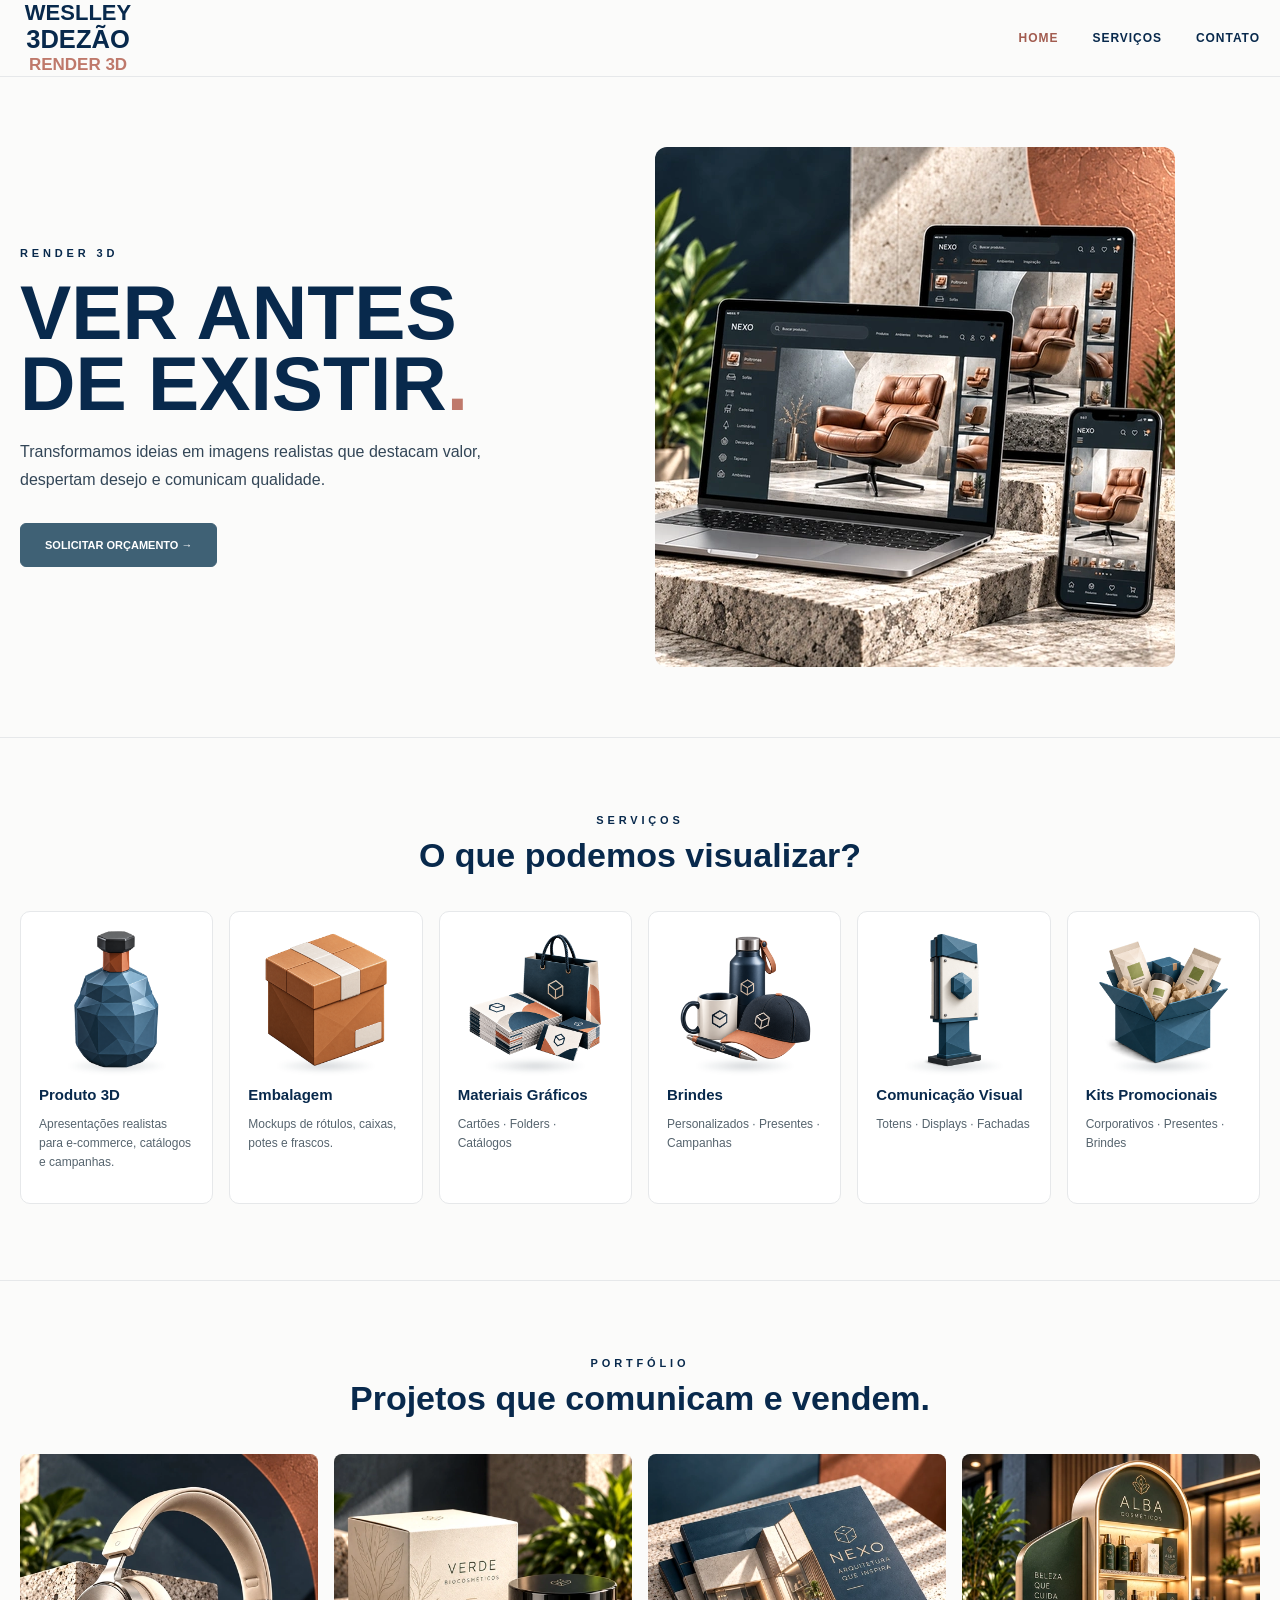
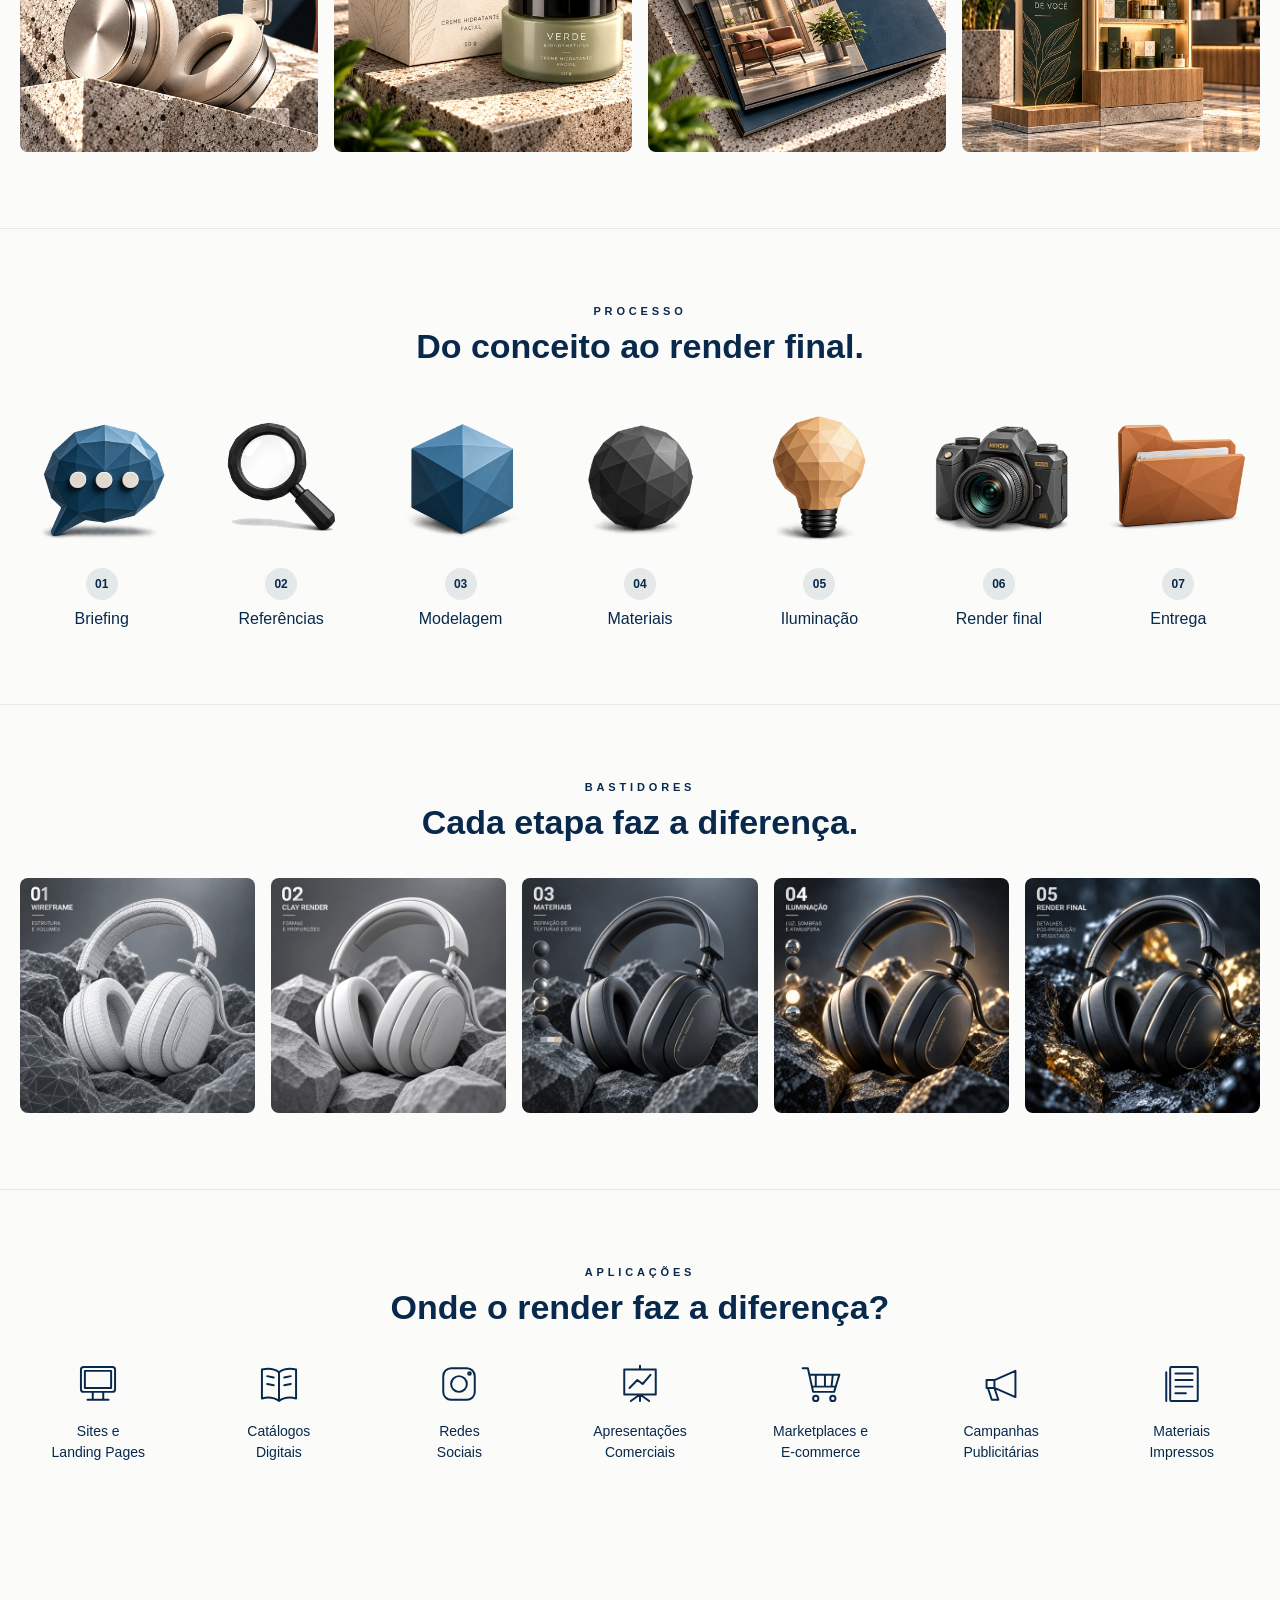
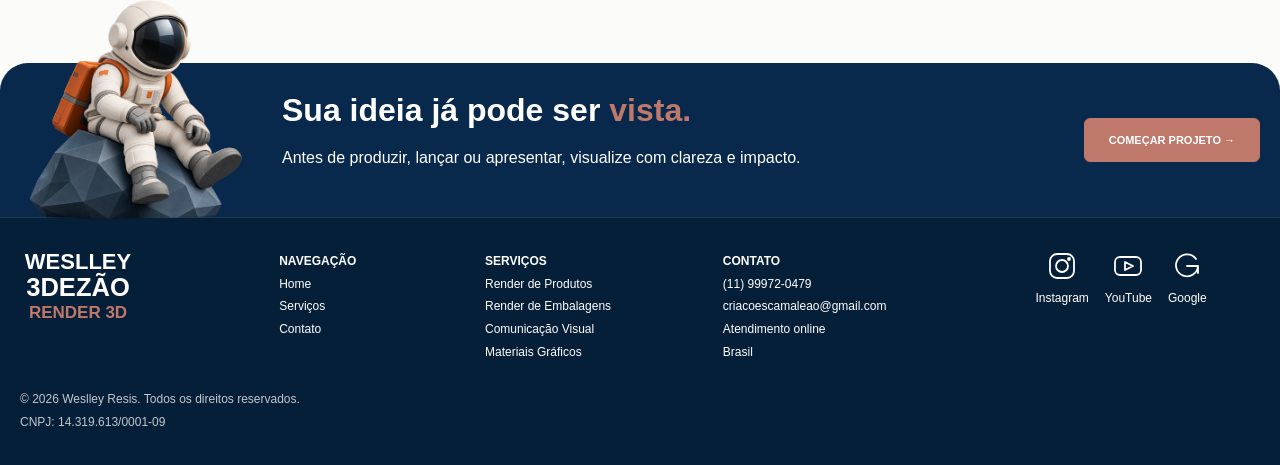
<file: index.html>
<!doctype html><html lang='pt-BR'><head><meta charset='utf-8'><meta name='viewport' content='width=device-width,initial-scale=1'><title>Weslley 3Dezão — Render 3D</title><meta name='description' content='Render 3D profissional para produtos, embalagens, comunicação visual, materiais promocionais e apresentações comerciais.'><link rel='stylesheet' href='styles.css?v=revisao-20261023'>
<link rel="canonical" href="https://weslleyre.github.io/weslley-3dezao-render-3d/">
<meta property="og:title" content="Weslley 3Dezão — Render 3D">
<meta property="og:description" content="Render 3D profissional para produtos, embalagens, comunicação visual, materiais promocionais e apresentações comerciais.">
<meta property="og:url" content="https://weslleyre.github.io/weslley-3dezao-render-3d/">
<meta property="og:type" content="website">
<meta property="og:site_name" content="Weslley 3Dezão — Render 3D">
<meta property="og:locale" content="pt_BR">
<meta property="og:image" content="https://weslleyre.github.io/weslley-3dezao-render-3d/assets/web/home-nexo-dispositivos-1040.webp">
<meta property="og:image:type" content="image/webp">
<meta property="og:image:width" content="1040">
<meta property="og:image:height" content="1040">
<meta property="og:image:alt" content="Render de poltrona apresentado em notebook, tablet e celular">
<meta name="twitter:card" content="summary_large_image">
<meta name="twitter:title" content="Weslley 3Dezão — Render 3D">
<meta name="twitter:description" content="Render 3D profissional para produtos, embalagens, comunicação visual, materiais promocionais e apresentações comerciais.">
<meta name="twitter:image" content="https://weslleyre.github.io/weslley-3dezao-render-3d/assets/web/home-nexo-dispositivos-1040.webp">
<meta name="twitter:image:alt" content="Render de poltrona apresentado em notebook, tablet e celular">
<link rel="stylesheet" href="backstage-lightbox.css?v=20261023">
</head><body>
<header class='header'><div class='container nav'><a class='brand' href='index.html'><span class='brand-name'>WESLLEY</span><span class='brand-name'>3DEZÃO</span><small>RENDER 3D</small></a><nav class='links'><a class='active' href='index.html'>HOME</a><a href='servicos.html'>SERVIÇOS</a><a href='contato.html'>CONTATO</a></nav></div></header>
<main><div class='container hero'><div><div class='eyebrow'>RENDER 3D</div><h1>VER ANTES<br>DE EXISTIR<span class='accent'>.</span></h1><p>Transformamos ideias em imagens realistas que destacam valor, despertam desejo e comunicam qualidade.</p><div class='buttons'><a class='btn primary' href='contato.html#orcamento'>SOLICITAR ORÇAMENTO →</a></div></div><div class='home-hero-image home-slideshow'><img src='assets/web/home-nexo-dispositivos-520.webp' width='1254' height='1254' fetchpriority='high' alt='Render de poltrona apresentado no site NEXO em notebook, tablet e celular' srcset="assets/web/home-nexo-dispositivos-520.webp 520w, assets/web/home-nexo-dispositivos-1040.webp 1040w" sizes="(max-width: 600px) calc(100vw - 28px), (max-width: 900px) 520px, (max-width: 1100px) 52vw, 520px"><img src='assets/web/home-acessorios-premium-520.webp' width='1254' height='1254' alt='Fones de ouvido, estojo e carregador portátil em composição de produtos' aria-hidden='true' srcset="assets/web/home-acessorios-premium-520.webp 520w, assets/web/home-acessorios-premium-1040.webp 1040w" sizes="(max-width: 600px) calc(100vw - 28px), (max-width: 900px) 520px, (max-width: 1100px) 52vw, 520px"></div></div>
<section id='categorias'><div class='container'><div class='section-head'><div class='eyebrow'>SERVIÇOS</div><h2>O que podemos visualizar?</h2></div><div class="grid cards-6"><div class="card"><button class="service-icon-trigger" type="button" aria-label="Sobre Produto 3D" data-service-tip="Visualização 3D de produtos para apresentar design, materiais e detalhes antes ou depois da fabricação."><img src="assets/web/categorias/produto-3d-512.webp" alt="" width="512" height="468" loading="lazy" decoding="async"></button><h3>Produto 3D</h3><p>Apresentações realistas para e-commerce, catálogos e campanhas.</p></div><div class="card"><button class="service-icon-trigger" type="button" aria-label="Sobre Embalagem" data-service-tip="Renders realistas de caixas, frascos, rótulos e embalagens para apresentação, aprovação e divulgação."><img src="assets/web/categorias/embalagem-3d-512.webp" alt="" width="512" height="506" loading="lazy" decoding="async"></button><h3>Embalagem</h3><p>Mockups de rótulos, caixas, potes e frascos.</p></div><div class="card"><button class="service-icon-trigger" type="button" aria-label="Sobre Materiais Gráficos" data-service-tip="Visualização 3D de cartões, folders, catálogos e impressos para apresentar acabamento, formato e aplicação."><img src="assets/web/especialidades/materiais-graficos.webp" alt="" width="512" height="512" loading="lazy" decoding="async"></button><h3>Materiais Gráficos</h3><p>Cartões · Folders · Catálogos</p></div><div class="card"><button class="service-icon-trigger" type="button" aria-label="Sobre Brindes" data-service-tip="Renders de brindes personalizados para visualizar produtos, personalizações e conjuntos promocionais antes da produção."><img src="assets/web/especialidades/brindes.webp" alt="" width="512" height="512" loading="lazy" decoding="async"></button><h3>Brindes</h3><p>Personalizados · Presentes · Campanhas</p></div><div class="card"><button class="service-icon-trigger" type="button" aria-label="Sobre Comunicação Visual" data-service-tip="Simulação 3D de fachadas, totens, displays e sinalização para visualizar sua aplicação no ambiente."><img src="assets/web/especialidades/comunicacao-visual.webp" alt="" width="512" height="512" loading="lazy" decoding="async"></button><h3>Comunicação Visual</h3><p>Totens · Displays · Fachadas</p></div><div class="card"><button class="service-icon-trigger" type="button" aria-label="Sobre Kits Promocionais" data-service-tip="Renders de kits e conjuntos de produtos para campanhas, presentes corporativos e ações promocionais."><img src="assets/web/especialidades/kits-promocionais.webp" alt="" width="512" height="512" loading="lazy" decoding="async"></button><h3>Kits Promocionais</h3><p>Corporativos · Presentes · Brindes</p></div></div></div></section>
<section id='portfolio'><div class='container'><div class='section-head'><div class='eyebrow'>PORTFÓLIO</div><h2>Projetos que comunicam e vendem.</h2></div><div class='grid cards-4 portfolio-gallery'><div class="portfolio-slideshow"><img src="assets/web/portfolio/projeto-1-1.webp" width="512" height="512" alt="Fones premium em pedras de terrazzo" class="is-active" aria-hidden="false" loading="lazy" decoding="async"><img src="assets/web/portfolio/projeto-1-2.webp" width="512" height="512" alt="Máquina Brezzo com Espresso Perfeito" class="" aria-hidden="true" loading="lazy" decoding="async"><img src="assets/web/portfolio/projeto-1-3.webp" width="512" height="512" alt="Pote de Mel Silvestre NATU MEL" class="" aria-hidden="true" loading="lazy" decoding="async"></div><div class="portfolio-slideshow"><img src="assets/web/portfolio/projeto-2-1.webp" width="512" height="512" alt="Cosméticos Verdes em Luz Natural" class="is-active" aria-hidden="false" loading="lazy" decoding="async"><img src="assets/web/portfolio/projeto-2-2.webp" width="512" height="512" alt="Sérum Alba em Cenário Natural Luxuoso" class="" aria-hidden="true" loading="lazy" decoding="async"><img src="assets/web/portfolio/projeto-2-3.webp" width="512" height="512" alt="Caixa Premium com Cosméticos e Marca Dourada" class="" aria-hidden="true" loading="lazy" decoding="async"></div><div class="portfolio-slideshow"><img src="assets/web/portfolio/projeto-3-1.webp" width="512" height="512" alt="Brochura Nexo em Arquitetura Premium" class="is-active" aria-hidden="false" loading="lazy" decoding="async"><img src="assets/web/portfolio/projeto-3-2.webp" width="512" height="512" alt="Catálogo NEXO sobre pedra ao sol" class="" aria-hidden="true" loading="lazy" decoding="async"><img src="assets/web/portfolio/projeto-3-3.webp" width="512" height="512" alt="Cartões de Visita Nexo em Azul Marinho e Cobre" class="" aria-hidden="true" loading="lazy" decoding="async"></div><div class="portfolio-slideshow"><img src="assets/web/portfolio/projeto-4-1.webp" width="512" height="512" alt="Expositor premium Alba Cosméticos" class="is-active" aria-hidden="false" loading="lazy" decoding="async"><img src="assets/web/portfolio/projeto-4-2.webp" width="512" height="512" alt="Placa Circular Nexo Studio Iluminada" class="" aria-hidden="true" loading="lazy" decoding="async"><img src="assets/web/portfolio/projeto-4-3.webp" width="512" height="512" alt="Kit Corporativo Luxo em Preto e Cobre" class="" aria-hidden="true" loading="lazy" decoding="async"></div></div></div></section>
<section id='processo'><div class='container'><div class='section-head'><div class='eyebrow'>PROCESSO</div><h2>Do conceito ao render final.</h2></div><div class='grid process'>
<div class='step'><button class="process-tip-trigger" type="button" aria-label="Sobre Briefing" data-service-tip="Tudo começa com a compreensão do seu projeto. Reunimos informações sobre o produto, seus objetivos, público-alvo, identidade visual e expectativas. Essa etapa estabelece as diretrizes criativas e técnicas que orientarão toda a produção 3D."><img class='process-icon' src='assets/web/processo/briefing.webp' alt='' width='512' height='512' loading="lazy" decoding="async"></button><div class='circle'>01</div>Briefing</div><div class='step'><button class="process-tip-trigger" type="button" aria-label="Sobre Referências" data-service-tip="Pesquisamos e organizamos referências visuais, fotografias, medidas, materiais, cores e estilos relacionados ao projeto. Esse conjunto orienta as decisões estéticas e ajuda a definir uma representação coerente com o produto e sua proposta de comunicação."><img class='process-icon' src='assets/web/processo/referencias.webp' alt='' width='512' height='512' loading="lazy" decoding="async"></button><div class='circle'>02</div>Referências</div><div class='step'><button class="process-tip-trigger" type="button" aria-label="Sobre Modelagem" data-service-tip="Transformamos desenhos, fotografias ou especificações em objetos tridimensionais. Construímos formas, volumes, proporções e detalhes, respeitando as características físicas do produto para criar uma representação precisa e preparada para a visualização final."><img class='process-icon' src='assets/web/processo/modelagem.webp' alt='' width='512' height='512' loading="lazy" decoding="async"></button><div class='circle'>03</div>Modelagem</div><div class='step'><button class="process-tip-trigger" type="button" aria-label="Sobre Materiais" data-service-tip="Aplicamos cores, texturas e propriedades que reproduzem o comportamento visual de superfícies como metal, plástico, vidro, madeira e tecido. Ajustamos reflexos, rugosidade, transparência e acabamentos para transmitir realismo e valorizar cada detalhe."><img class='process-icon' src='assets/web/processo/materiais.webp' alt='' width='512' height='512' loading="lazy" decoding="async"></button><div class='circle'>04</div>Materiais</div><div class='step'><button class="process-tip-trigger" type="button" aria-label="Sobre Iluminação" data-service-tip="Planejamos a distribuição das luzes para destacar formas, materiais, volumes e detalhes importantes. Trabalhamos sombras, contrastes, reflexos e atmosfera para criar profundidade, estabelecer a intenção visual da cena e apresentar o produto de maneira atraente."><img class='process-icon' src='assets/web/processo/iluminacao.webp' alt='' width='512' height='512' loading="lazy" decoding="async"></button><div class='circle'>05</div>Iluminação</div><div class='step'><button class="process-tip-trigger" type="button" aria-label="Sobre Render final" data-service-tip="Processamos a cena tridimensional para gerar a imagem final em alta qualidade. Refinamos enquadramento, composição, iluminação e acabamento visual, buscando uma apresentação fotorealista que valorize o produto e comunique suas características com clareza."><img class='process-icon' src='assets/web/processo/render-final.webp' alt='' width='512' height='512' loading="lazy" decoding="async"></button><div class='circle'>06</div>Render final</div><div class='step'><button class="process-tip-trigger" type="button" aria-label="Sobre Entrega" data-service-tip="Organizamos e disponibilizamos os arquivos finais conforme as especificações combinadas, considerando resolução, formato e finalidade de uso. O material é preparado para aplicação em sites, catálogos, apresentações, publicidade e outras mídias digitais ou impressas."><img class='process-icon' src='assets/web/processo/entrega.webp' alt='' width='512' height='512' loading="lazy" decoding="async"></button><div class='circle'>07</div>Entrega</div></div></div></section>
<section><div class='container'><div class='section-head'><div class='eyebrow'>BASTIDORES</div><h2>Cada etapa faz a diferença.</h2></div><div class='grid gallery backstage-gallery'><a class='backstage-image' href='assets/bastidores/wireframe.png' target='_blank' rel='noopener' aria-label='Ampliar Wireframe: estrutura e volumes'><img src='assets/web/bastidores/wireframe.webp' alt='Wireframe: estrutura e volumes' width='512' height='512' loading="lazy" decoding="async"></a><a class='backstage-image' href='assets/bastidores/clay.png' target='_blank' rel='noopener' aria-label='Ampliar Clay Render: formas e proporções'><img src='assets/web/bastidores/clay.webp' alt='Clay Render: formas e proporções' width='512' height='512' loading="lazy" decoding="async"></a><a class='backstage-image' href='assets/bastidores/materiais.png' target='_blank' rel='noopener' aria-label='Ampliar Materiais: texturas e cores'><img src='assets/web/bastidores/materiais.webp' alt='Materiais: texturas e cores' width='512' height='512' loading="lazy" decoding="async"></a><a class='backstage-image' href='assets/bastidores/iluminacao.png' target='_blank' rel='noopener' aria-label='Ampliar Iluminação: luz, sombras e atmosfera'><img src='assets/web/bastidores/iluminacao.webp' alt='Iluminação: luz, sombras e atmosfera' width='512' height='512' loading="lazy" decoding="async"></a><a class='backstage-image' href='assets/bastidores/render-final.png' target='_blank' rel='noopener' aria-label='Ampliar Render final: detalhes, pós-produção e resultado'><img src='assets/web/bastidores/render-final.webp' alt='Render final: detalhes, pós-produção e resultado' width='512' height='512' loading="lazy" decoding="async"></a></div></div></section>
<section><div class='container'><div class='section-head'><div class='eyebrow'>APLICAÇÕES</div><h2>Onde o render faz a diferença?</h2></div><div class='grid applications'><div class='application-item'><svg class='application-icon' viewBox='0 0 32 32' fill='none' stroke='currentColor' stroke-width='1.5' stroke-linecap='round' stroke-linejoin='round' aria-hidden='true'><rect x="3" y="3" width="26" height="19" rx="2"/><path d="M12 22v5m8-5v5M8 28h16M6 6h20v13H6z"/></svg><span>Sites e<br>Landing Pages</span></div><div class='application-item'><svg class='application-icon' viewBox='0 0 32 32' fill='none' stroke='currentColor' stroke-width='1.5' stroke-linecap='round' stroke-linejoin='round' aria-hidden='true'><path d="M16 7C12 4 7 4 3 5v22c4-1 9-1 13 2 4-3 9-3 13-2V5c-4-1-9-1-13 2v22M7 10l5 1m-5 5 5 1m8-6 5-1m-5 7 5-1"/></svg><span>Catálogos<br>Digitais</span></div><div class='application-item'><svg class='application-icon' viewBox='0 0 32 32' fill='none' stroke='currentColor' stroke-width='1.5' stroke-linecap='round' stroke-linejoin='round' aria-hidden='true'><rect x="4" y="4" width="24" height="24" rx="6"/><circle cx="16" cy="16" r="6"/><circle cx="24" cy="8" r="1"/></svg><span>Redes<br>Sociais</span></div><div class='application-item'><svg class='application-icon' viewBox='0 0 32 32' fill='none' stroke='currentColor' stroke-width='1.5' stroke-linecap='round' stroke-linejoin='round' aria-hidden='true'><path d="M4 5h24v19H4zM16 2v3m0 19v5m0-5-7 5m7-5 7 5M8 19l6-6 4 3 6-7"/></svg><span>Apresentações<br>Comerciais</span></div><div class='application-item'><svg class='application-icon' viewBox='0 0 32 32' fill='none' stroke='currentColor' stroke-width='1.5' stroke-linecap='round' stroke-linejoin='round' aria-hidden='true'><path d="M2 4h4l4 18h16l4-13H8M12 9v9m7-9v9m6-9-1 9M10 18h17"/><circle cx="12" cy="27" r="2"/><circle cx="25" cy="27" r="2"/></svg><span>Marketplaces e<br>E-commerce</span></div><div class='application-item'><svg class='application-icon' viewBox='0 0 32 32' fill='none' stroke='currentColor' stroke-width='1.5' stroke-linecap='round' stroke-linejoin='round' aria-hidden='true'><path d="M5 13h6l16-7v20l-16-7H5zM11 19l3 9H9l-3-9m5-6v6"/></svg><span>Campanhas<br>Publicitárias</span></div><div class='application-item'><svg class='application-icon' viewBox='0 0 32 32' fill='none' stroke='currentColor' stroke-width='1.5' stroke-linecap='round' stroke-linejoin='round' aria-hidden='true'><rect x="7" y="3" width="21" height="26" rx="1"/><path d="M4 7v22M11 8h13m-13 5h13m-13 5h13m-13 5h8"/></svg><span>Materiais<br>Impressos</span></div></div></div></section>
<section class='footer-callout'><div class='container'><div class='cta'><img class='footer-character' src='assets/web/personagem-rodape.webp' alt='' width='512' height='493' loading="lazy" decoding="async"><div class='footer-messages'><div class='footer-message is-active'><h2>Sua ideia já pode ser <span class='accent'>vista.</span></h2><p>Antes de produzir, lançar ou apresentar, visualize com clareza e impacto.</p></div><div class='footer-message' aria-hidden='true'><h2>Do conceito ao render <span class='accent'>final.</span></h2><p>Transformamos ideias em imagens que comunicam, apresentam e valorizam seu projeto.</p></div><div class='footer-message' aria-hidden='true'><h2>Veja antes de <span class='accent'>produzir.</span></h2><p>Antecipe decisões, explore possibilidades e apresente seu projeto com clareza.</p></div><div class='footer-message' aria-hidden='true'><h2>Ideias ganham forma <span class='accent'>aqui.</span></h2><p>Do primeiro conceito à apresentação final, transformamos projetos em experiências visuais.</p></div><div class='footer-message' aria-hidden='true'><h2>Imagine. Visualize. <span class='accent'>Apresente.</span></h2><p>Criamos imagens 3D para transformar conceitos em apresentações claras e impactantes.</p></div><div class='footer-message' aria-hidden='true'><h2>Seu projeto começa a existir antes de ser <span class='accent'>produzido.</span></h2><p>Visualize cada detalhe e apresente sua ideia antes de levá-la ao mundo real.</p></div></div><a class='btn' style='background:var(--accent);border-color:var(--accent)' href='contato.html#orcamento'>COMEÇAR PROJETO →</a></div></div></section></main>
<footer class='footer'><div class='container footer-grid'><div class='brand'><span class='brand-name'>WESLLEY</span><span class='brand-name'>3DEZÃO</span><small>RENDER 3D</small></div><div><b>NAVEGAÇÃO</b><br><a href='index.html'>Home</a><br><a href='servicos.html'>Serviços</a><br><a href='contato.html'>Contato</a></div><div><b>SERVIÇOS</b><br><a href='servicos.html#render-produtos'>Render de Produtos</a><br><a href='servicos.html#render-embalagens'>Render de Embalagens</a><br><a href='servicos.html#render-comunicacao'>Comunicação Visual</a><br><a href='servicos.html#render-graficos'>Materiais Gráficos</a></div><div><b>CONTATO</b><br><a href='https://wa.me/5511999720479'>(11) 99972-0479</a><br><a href='mailto:criacoescamaleao@gmail.com'>criacoescamaleao@gmail.com</a><br>Atendimento online<br>Brasil</div><div class="footer-social" aria-label="Redes sociais"><a href="https://www.instagram.com/weslley_3dezao" target="_blank" rel="noopener noreferrer"><svg viewBox="0 0 32 32" aria-hidden="true"><rect x="4" y="4" width="24" height="24" rx="7"/><circle cx="16" cy="16" r="6"/><circle cx="23" cy="9" r="1"/></svg><span>Instagram</span></a><a href="https://www.youtube.com/user/wesagnus" target="_blank" rel="noopener noreferrer"><svg viewBox="0 0 32 32" aria-hidden="true"><rect x="3" y="7" width="26" height="18" rx="5"/><path d="m13 12 8 4-8 4z"/></svg><span>YouTube</span></a><a href="https://share.google/EpX15LR1AEANfQe2D" target="_blank" rel="noopener noreferrer"><svg viewBox="0 0 32 32" aria-hidden="true"><path d="M25 9a11 11 0 1 0 2 7H16m11 0v7"/></svg><span>Google</span></a></div></div><p class='container footer-copyright'>© 2026 Weslley Resis. Todos os direitos reservados.<br>CNPJ: 14.319.613/0001-09</p></footer><script src='common.js?v=processo-20261023'></script><script src='home-slideshow.js?v=20261002'></script><script src='portfolio-slideshow.js?v=tempos-20261002'></script><script src='footer-messages.js?v=20261002'></script><dialog class="sample-dialog backstage-lightbox" aria-label="Galeria Bastidores" aria-describedby="backstage-caption">
  <button type="button" class="backstage-close" aria-label="Fechar galeria" autofocus>×</button>
  <button type="button" class="backstage-prev" aria-label="Imagem anterior">‹</button>
  <figure class="backstage-stage"><img class="backstage-full" alt=""><figcaption id="backstage-caption" aria-live="polite" aria-atomic="true"></figcaption></figure>
  <button type="button" class="backstage-next" aria-label="Próxima imagem">›</button>
</dialog><script src="backstage-lightbox.js?v=20261023"></script></body></html>
</file>
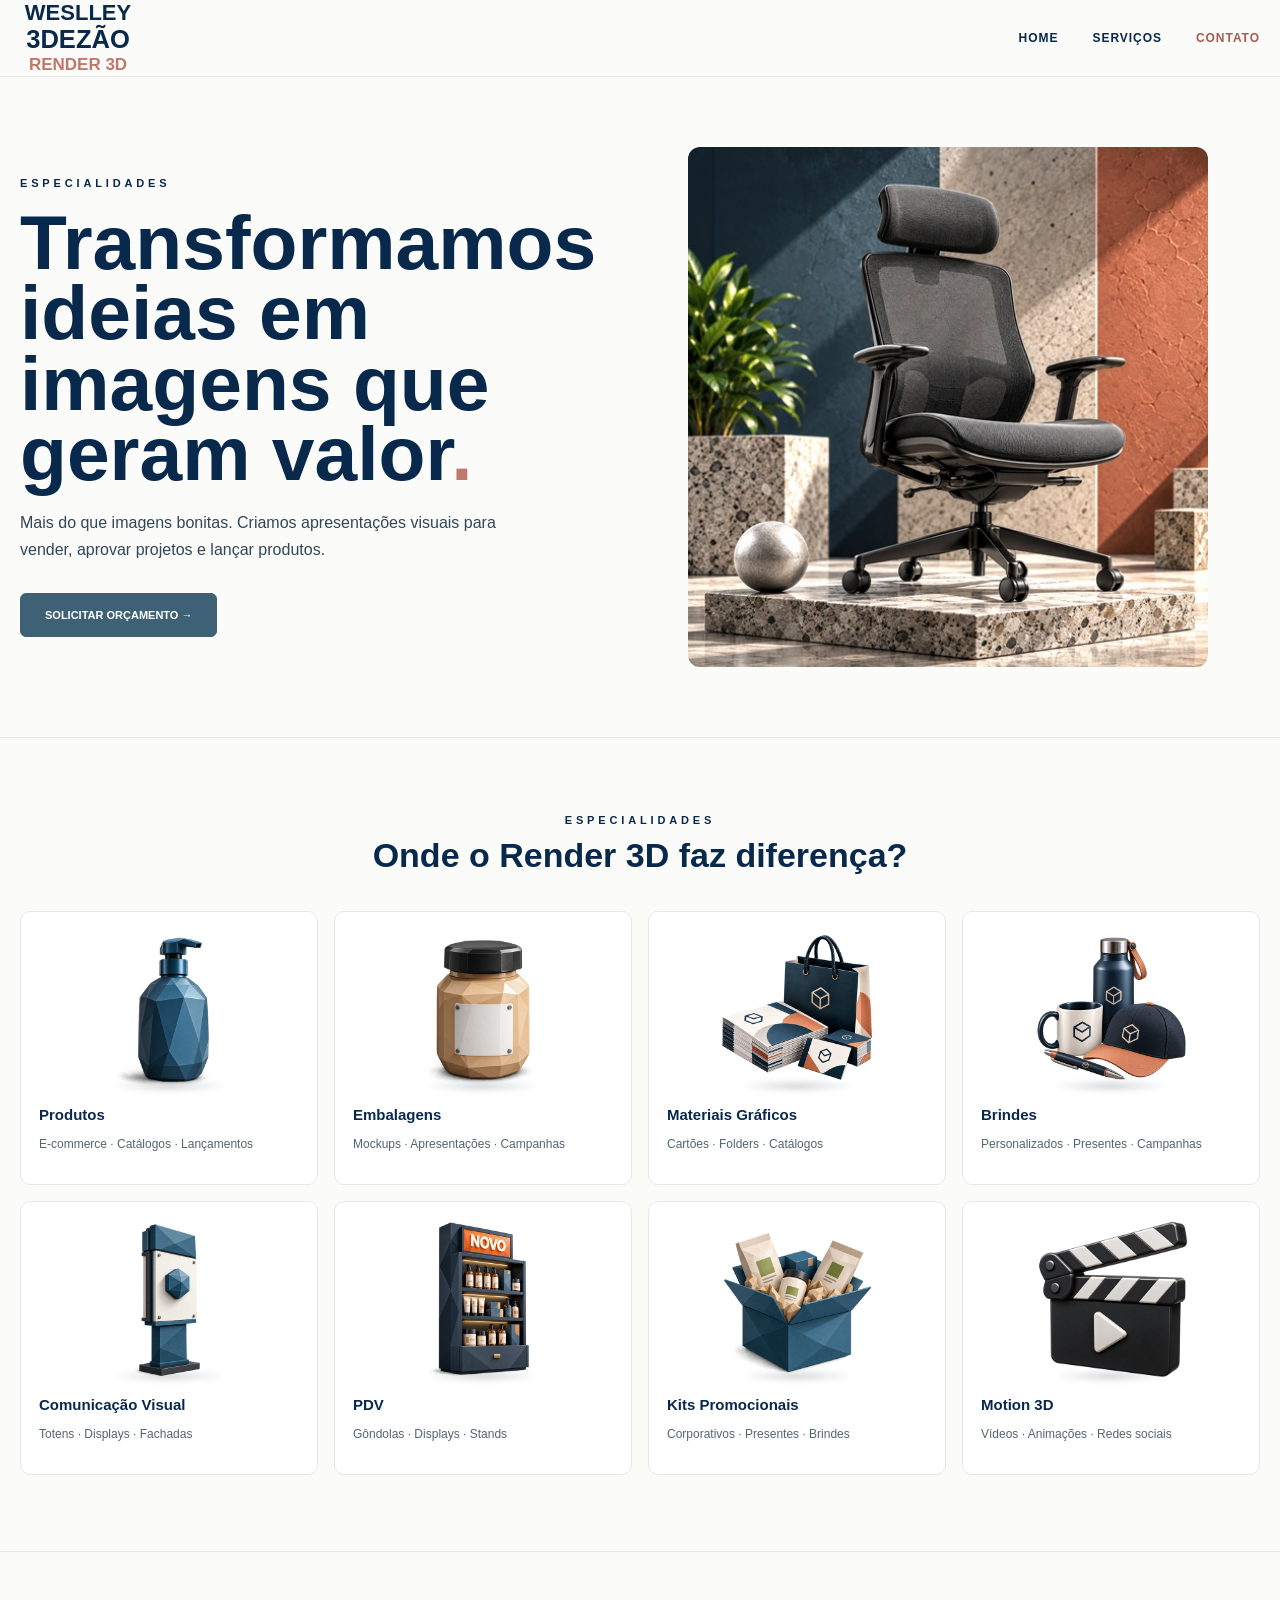
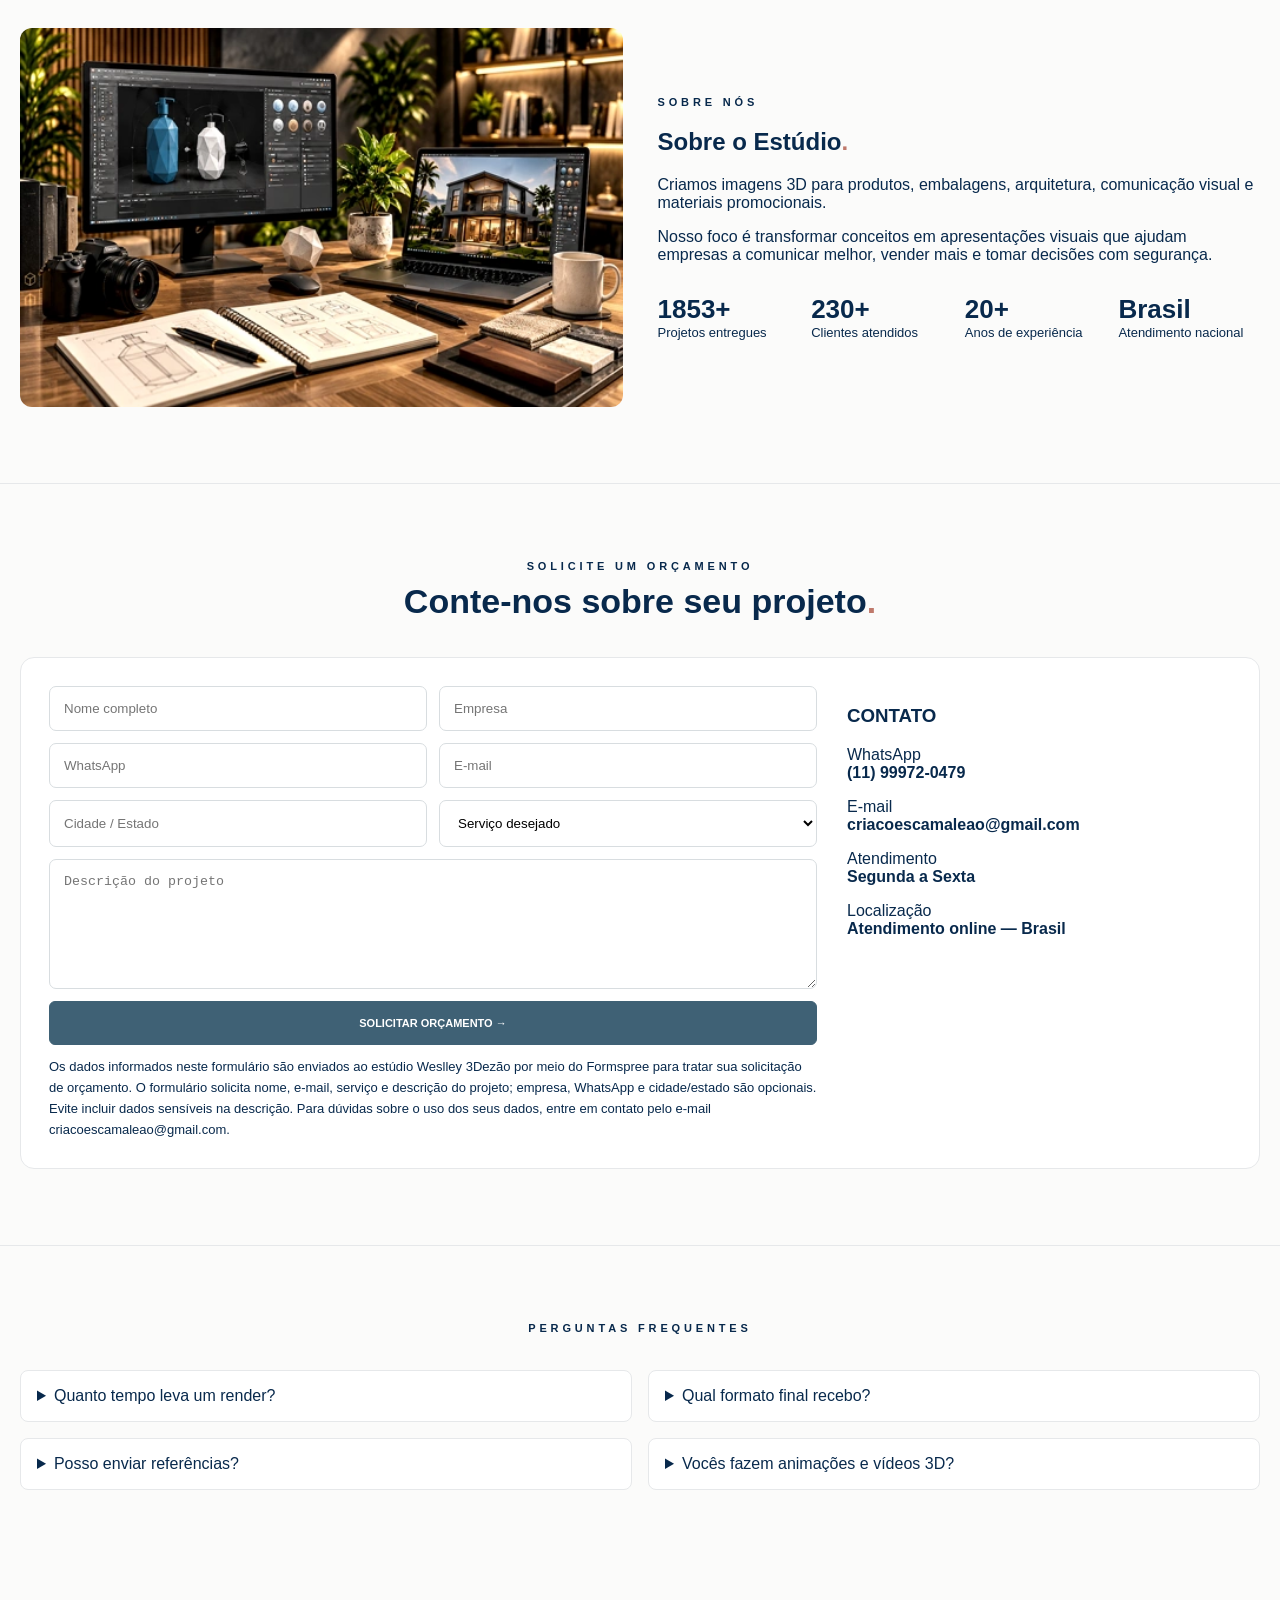
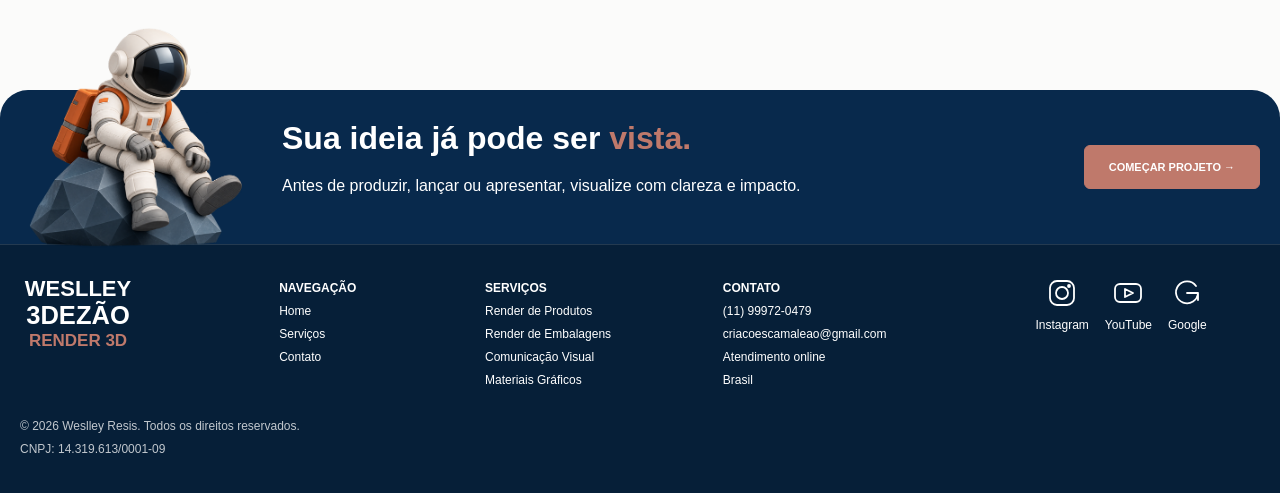
<file: contato.html>
<!doctype html><html lang='pt-BR'><head><meta charset='utf-8'><meta name='viewport' content='width=device-width,initial-scale=1'><title>Contato — Weslley 3Dezão</title><meta name='description' content='Entre em contato com o estúdio Weslley 3Dezão para solicitar orçamento e desenvolver seu projeto de visualização e render 3D.'><link rel='stylesheet' href='styles.css?v=revisao-20261023'>
<link rel="canonical" href="https://weslleyre.github.io/weslley-3dezao-render-3d/contato.html">
<meta property="og:title" content="Contato — Weslley 3Dezão">
<meta property="og:description" content="Entre em contato com o estúdio Weslley 3Dezão para solicitar orçamento e desenvolver seu projeto de visualização e render 3D.">
<meta property="og:url" content="https://weslleyre.github.io/weslley-3dezao-render-3d/contato.html">
<meta property="og:type" content="website">
<meta property="og:site_name" content="Weslley 3Dezão — Render 3D">
<meta property="og:locale" content="pt_BR">
<meta property="og:image" content="https://weslleyre.github.io/weslley-3dezao-render-3d/assets/web/home-nexo-dispositivos-1040.webp">
<meta property="og:image:type" content="image/webp">
<meta property="og:image:width" content="1040">
<meta property="og:image:height" content="1040">
<meta property="og:image:alt" content="Render de poltrona apresentado em notebook, tablet e celular">
<meta name="twitter:card" content="summary_large_image">
<meta name="twitter:title" content="Contato — Weslley 3Dezão">
<meta name="twitter:description" content="Entre em contato com o estúdio Weslley 3Dezão para solicitar orçamento e desenvolver seu projeto de visualização e render 3D.">
<meta name="twitter:image" content="https://weslleyre.github.io/weslley-3dezao-render-3d/assets/web/home-nexo-dispositivos-1040.webp">
<meta name="twitter:image:alt" content="Render de poltrona apresentado em notebook, tablet e celular">
</head><body class='contact-page'><header class='header'><div class='container nav'><a class='brand' href='index.html'><span class='brand-name'>WESLLEY</span><span class='brand-name'>3DEZÃO</span><small>RENDER 3D</small></a><nav class='links'><a href='index.html'>HOME</a><a href='servicos.html'>SERVIÇOS</a><a class='active' href='contato.html'>CONTATO</a></nav></div></header><main><div class='container hero'><div><div class='eyebrow'>ESPECIALIDADES</div><h1>Transformamos ideias em imagens que geram valor<span class='accent'>.</span></h1><p>Mais do que imagens bonitas. Criamos apresentações visuais para vender, aprovar projetos e lançar produtos.</p><div class='buttons'><a class='btn primary' href='#orcamento'>SOLICITAR ORÇAMENTO →</a></div></div><div class='home-hero-image home-slideshow'><img src='assets/web/contato-cadeira.webp' width='512' height='512' alt='Render de cadeira ergonômica em estúdio' fetchpriority='high'><img src='assets/web/contato-cosmeticos.webp' width='512' height='512' alt='Composição de embalagens de cosméticos' aria-hidden='true'></div></div>
<section><div class='container'><div class='section-head'><div class='eyebrow'>ESPECIALIDADES</div><h2>Onde o Render 3D faz diferença?</h2></div><div class="grid specialties"><div class="card"><button class="service-icon-trigger" type="button" aria-label="Sobre Produtos" data-service-tip="Visualização 3D de produtos para apresentar design, materiais e detalhes antes ou depois da fabricação."><img src="assets/web/especialidades/produtos.webp" alt="" width="512" height="512" loading="lazy" decoding="async"></button><h3>Produtos</h3><p>E-commerce · Catálogos · Lançamentos</p></div><div class="card"><button class="service-icon-trigger" type="button" aria-label="Sobre Embalagens" data-service-tip="Renders realistas de caixas, frascos, rótulos e embalagens para apresentação, aprovação e divulgação."><img src="assets/web/especialidades/embalagens.webp" alt="" width="512" height="512" loading="lazy" decoding="async"></button><h3>Embalagens</h3><p>Mockups · Apresentações · Campanhas</p></div><div class="card"><button class="service-icon-trigger" type="button" aria-label="Sobre Materiais Gráficos" data-service-tip="Visualização 3D de cartões, folders, catálogos e impressos para apresentar acabamento, formato e aplicação."><img src="assets/web/especialidades/materiais-graficos.webp" alt="" width="512" height="512" loading="lazy" decoding="async"></button><h3>Materiais Gráficos</h3><p>Cartões · Folders · Catálogos</p></div><div class="card"><button class="service-icon-trigger" type="button" aria-label="Sobre Brindes" data-service-tip="Renders de brindes personalizados para visualizar produtos, personalizações e conjuntos promocionais antes da produção."><img src="assets/web/especialidades/brindes.webp" alt="" width="512" height="512" loading="lazy" decoding="async"></button><h3>Brindes</h3><p>Personalizados · Presentes · Campanhas</p></div><div class="card"><button class="service-icon-trigger" type="button" aria-label="Sobre Comunicação Visual" data-service-tip="Simulação 3D de fachadas, totens, displays e sinalização para visualizar sua aplicação no ambiente."><img src="assets/web/especialidades/comunicacao-visual.webp" alt="" width="512" height="512" loading="lazy" decoding="async"></button><h3>Comunicação Visual</h3><p>Totens · Displays · Fachadas</p></div><div class="card"><button class="service-icon-trigger" type="button" aria-label="Sobre PDV" data-service-tip="Visualização de displays, gôndolas e materiais promocionais aplicados ao ponto de venda."><img src="assets/web/especialidades/pdv.webp" alt="" width="512" height="512" loading="lazy" decoding="async"></button><h3>PDV</h3><p>Gôndolas · Displays · Stands</p></div><div class="card"><button class="service-icon-trigger" type="button" aria-label="Sobre Kits Promocionais" data-service-tip="Renders de kits e conjuntos de produtos para campanhas, presentes corporativos e ações promocionais."><img src="assets/web/especialidades/kits-promocionais.webp" alt="" width="512" height="512" loading="lazy" decoding="async"></button><h3>Kits Promocionais</h3><p>Corporativos · Presentes · Brindes</p></div><div class="card"><button class="service-icon-trigger" type="button" aria-label="Sobre Motion 3D" data-service-tip="Animações 3D para apresentar produtos, processos e ideias com movimento, ritmo e impacto visual."><img src="assets/web/especialidades/motion.webp" alt="" width="512" height="444" loading="lazy" decoding="async"></button><h3>Motion 3D</h3><p>Vídeos · Animações · Redes sociais</p></div></div></div></section>
<section id='sobre'><div class='container about'><img class='studio-photo' src='assets/web/estudio-criativo.webp' width='512' height='322' alt='Estúdio criativo com projetos 3D de produtos e arquitetura nas telas' loading="lazy" decoding="async"><div><div class='eyebrow'>SOBRE NÓS</div><h2>Sobre o Estúdio<span class='accent'>.</span></h2><p>Criamos imagens 3D para produtos, embalagens, arquitetura, comunicação visual e materiais promocionais.</p><p>Nosso foco é transformar conceitos em apresentações visuais que ajudam empresas a comunicar melhor, vender mais e tomar decisões com segurança.</p><div class='stats'><div class='stat'><strong>1853+</strong>Projetos entregues</div><div class='stat'><strong>230+</strong>Clientes atendidos</div><div class='stat'><strong>20+</strong>Anos de experiência</div><div class='stat'><strong>Brasil</strong>Atendimento nacional</div></div></div></div></section>
<!-- Reativar somente com depoimentos reais e autorizados. -->
<section id='depoimentos' hidden><div class='container'><div class='section-head'><div class='eyebrow'>DEPOIMENTOS</div><h2>O que nossos clientes dizem?</h2></div><div class='grid testimonials'><div class='card'>★★★★★<p>Depoimento provisório do cliente.</p></div><div class='card'>★★★★★<p>Depoimento provisório do cliente.</p></div><div class='card'>★★★★★<p>Depoimento provisório do cliente.</p></div></div></div></section>
<section id='orcamento'><div class='container'><div class='section-head'><div class='eyebrow'>SOLICITE UM ORÇAMENTO</div><h2>Conte-nos sobre seu projeto<span class='accent'>.</span></h2></div><div class='form-wrap'><form class='form-grid' id='quote-form' aria-describedby='quote-privacy' action='https://formspree.io/f/xwlvdyza' method='POST' data-endpoint='https://formspree.io/f/xwlvdyza' data-state='ready' aria-busy='false' ><label class='visually-hidden' for='orcamento-nome'>Nome completo</label><input id='orcamento-nome' name='nome' type='text' autocomplete='name' placeholder='Nome completo' required><label class='visually-hidden' for='orcamento-empresa'>Empresa</label><input id='orcamento-empresa' name='empresa' type='text' autocomplete='organization' placeholder='Empresa'><label class='visually-hidden' for='orcamento-whatsapp'>WhatsApp</label><input id='orcamento-whatsapp' name='whatsapp' type='tel' autocomplete='tel' placeholder='WhatsApp'><label class='visually-hidden' for='orcamento-email'>E-mail</label><input id='orcamento-email' name='email' type='email' autocomplete='email' placeholder='E-mail' required><label class='visually-hidden' for='orcamento-localidade'>Cidade / Estado</label><input id='orcamento-localidade' name='localidade' type='text' autocomplete='address-level2' placeholder='Cidade / Estado'><label class='visually-hidden' for='orcamento-servico'>Serviço desejado</label><select id='orcamento-servico' name='servico' required><option value=''>Serviço desejado</option><option>Produto 3D</option><option>Embalagem 3D</option><option>Arquitetura 3D</option><option>PDV</option></select><label class='visually-hidden' for='orcamento-descricao'>Descrição do projeto</label><textarea id='orcamento-descricao' name='descricao' required placeholder='Descrição do projeto'></textarea><input type='hidden' name='_subject' value='Solicitação de orçamento — Weslley 3Dezão'><input type='text' name='_gotcha' class='form-honeypot' tabindex='-1' autocomplete='off' aria-hidden='true'><button type='submit' class='btn primary' style='grid-column:1/-1'>SOLICITAR ORÇAMENTO →</button><p id='quote-privacy' style='grid-column:1/-1;font-size:13px;line-height:1.6;margin:0'>Os dados informados neste formulário são enviados ao estúdio Weslley 3Dezão por meio do Formspree para tratar sua solicitação de orçamento. O formulário solicita nome, e-mail, serviço e descrição do projeto; empresa, WhatsApp e cidade/estado são opcionais. Evite incluir dados sensíveis na descrição. Para dúvidas sobre o uso dos seus dados, entre em contato pelo e-mail <a href='mailto:criacoescamaleao@gmail.com'>criacoescamaleao@gmail.com</a>.</p><p id='quote-status' class='form-status' role='status' aria-live='polite' aria-atomic='true' hidden></p></form><div><h3>CONTATO</h3><p>WhatsApp<br><a href='https://wa.me/5511999720479'><b>(11) 99972-0479</b></a></p><p>E-mail<br><a href='mailto:criacoescamaleao@gmail.com'><b>criacoescamaleao@gmail.com</b></a></p><p>Atendimento<br><b>Segunda a Sexta</b></p><p>Localização<br><b>Atendimento online — Brasil</b></p></div></div></div></section>
<section><div class='container'><div class='section-head'><div class='eyebrow'>PERGUNTAS FREQUENTES</div></div><div class='grid faq'><details><summary>Quanto tempo leva um render?</summary><p>O prazo varia conforme a complexidade do projeto. Após analisarmos o material e as necessidades do trabalho, informamos o prazo de produção junto ao orçamento.</p></details><details><summary>Qual formato final recebo?</summary><p>Entregamos as imagens em alta resolução nos formatos adequados ao projeto, como PNG, JPG ou PSD. Outras resoluções e formatos podem ser definidos conforme a necessidade.</p></details><details><summary>Posso enviar referências?</summary><p>Sim. Referências, desenhos, fotos, medidas, identidade visual e exemplos do resultado desejado ajudam a orientar o projeto e tornam o processo mais preciso.</p></details><details><summary>Vocês fazem animações e vídeos 3D?</summary><p>Sim. Produzimos animações e vídeos 3D para apresentação de produtos, campanhas, lançamentos e conteúdos digitais, com escopo definido conforme cada projeto.</p></details></div></div></section><section class='footer-callout'><div class='container'><div class='cta'><img class='footer-character' src='assets/web/personagem-rodape.webp' alt='' width='512' height='493' loading="lazy" decoding="async"><div class='footer-messages'><div class='footer-message is-active'><h2>Sua ideia já pode ser <span class='accent'>vista.</span></h2><p>Antes de produzir, lançar ou apresentar, visualize com clareza e impacto.</p></div><div class='footer-message' aria-hidden='true'><h2>Do conceito ao render <span class='accent'>final.</span></h2><p>Transformamos ideias em imagens que comunicam, apresentam e valorizam seu projeto.</p></div><div class='footer-message' aria-hidden='true'><h2>Veja antes de <span class='accent'>produzir.</span></h2><p>Antecipe decisões, explore possibilidades e apresente seu projeto com clareza.</p></div><div class='footer-message' aria-hidden='true'><h2>Ideias ganham forma <span class='accent'>aqui.</span></h2><p>Do primeiro conceito à apresentação final, transformamos projetos em experiências visuais.</p></div><div class='footer-message' aria-hidden='true'><h2>Imagine. Visualize. <span class='accent'>Apresente.</span></h2><p>Criamos imagens 3D para transformar conceitos em apresentações claras e impactantes.</p></div><div class='footer-message' aria-hidden='true'><h2>Seu projeto começa a existir antes de ser <span class='accent'>produzido.</span></h2><p>Visualize cada detalhe e apresente sua ideia antes de levá-la ao mundo real.</p></div></div><a class='btn' style='background:var(--accent);border-color:var(--accent)' href='contato.html#orcamento'>COMEÇAR PROJETO →</a></div></div></section></main>
<footer class='footer'><div class='container footer-grid'><div class='brand'><span class='brand-name'>WESLLEY</span><span class='brand-name'>3DEZÃO</span><small>RENDER 3D</small></div><div><b>NAVEGAÇÃO</b><br><a href='index.html'>Home</a><br><a href='servicos.html'>Serviços</a><br><a href='contato.html'>Contato</a></div><div><b>SERVIÇOS</b><br><a href='servicos.html#render-produtos'>Render de Produtos</a><br><a href='servicos.html#render-embalagens'>Render de Embalagens</a><br><a href='servicos.html#render-comunicacao'>Comunicação Visual</a><br><a href='servicos.html#render-graficos'>Materiais Gráficos</a></div><div><b>CONTATO</b><br><a href='https://wa.me/5511999720479'>(11) 99972-0479</a><br><a href='mailto:criacoescamaleao@gmail.com'>criacoescamaleao@gmail.com</a><br>Atendimento online<br>Brasil</div><div class="footer-social" aria-label="Redes sociais"><a href="https://www.instagram.com/weslley_3dezao" target="_blank" rel="noopener noreferrer"><svg viewBox="0 0 32 32" aria-hidden="true"><rect x="4" y="4" width="24" height="24" rx="7"/><circle cx="16" cy="16" r="6"/><circle cx="23" cy="9" r="1"/></svg><span>Instagram</span></a><a href="https://www.youtube.com/user/wesagnus" target="_blank" rel="noopener noreferrer"><svg viewBox="0 0 32 32" aria-hidden="true"><rect x="3" y="7" width="26" height="18" rx="5"/><path d="m13 12 8 4-8 4z"/></svg><span>YouTube</span></a><a href="https://share.google/EpX15LR1AEANfQe2D" target="_blank" rel="noopener noreferrer"><svg viewBox="0 0 32 32" aria-hidden="true"><path d="M25 9a11 11 0 1 0 2 7H16m11 0v7"/></svg><span>Google</span></a></div></div><p class='container footer-copyright'>© 2026 Weslley Resis. Todos os direitos reservados.<br>CNPJ: 14.319.613/0001-09</p></footer><script src="common.js?v=processo-20261023"></script><script src='home-slideshow.js?v=20261002'></script><script src='contact-form.js?v=formspree-20261023'></script><script src='footer-messages.js?v=20261002'></script></body></html>
</file>
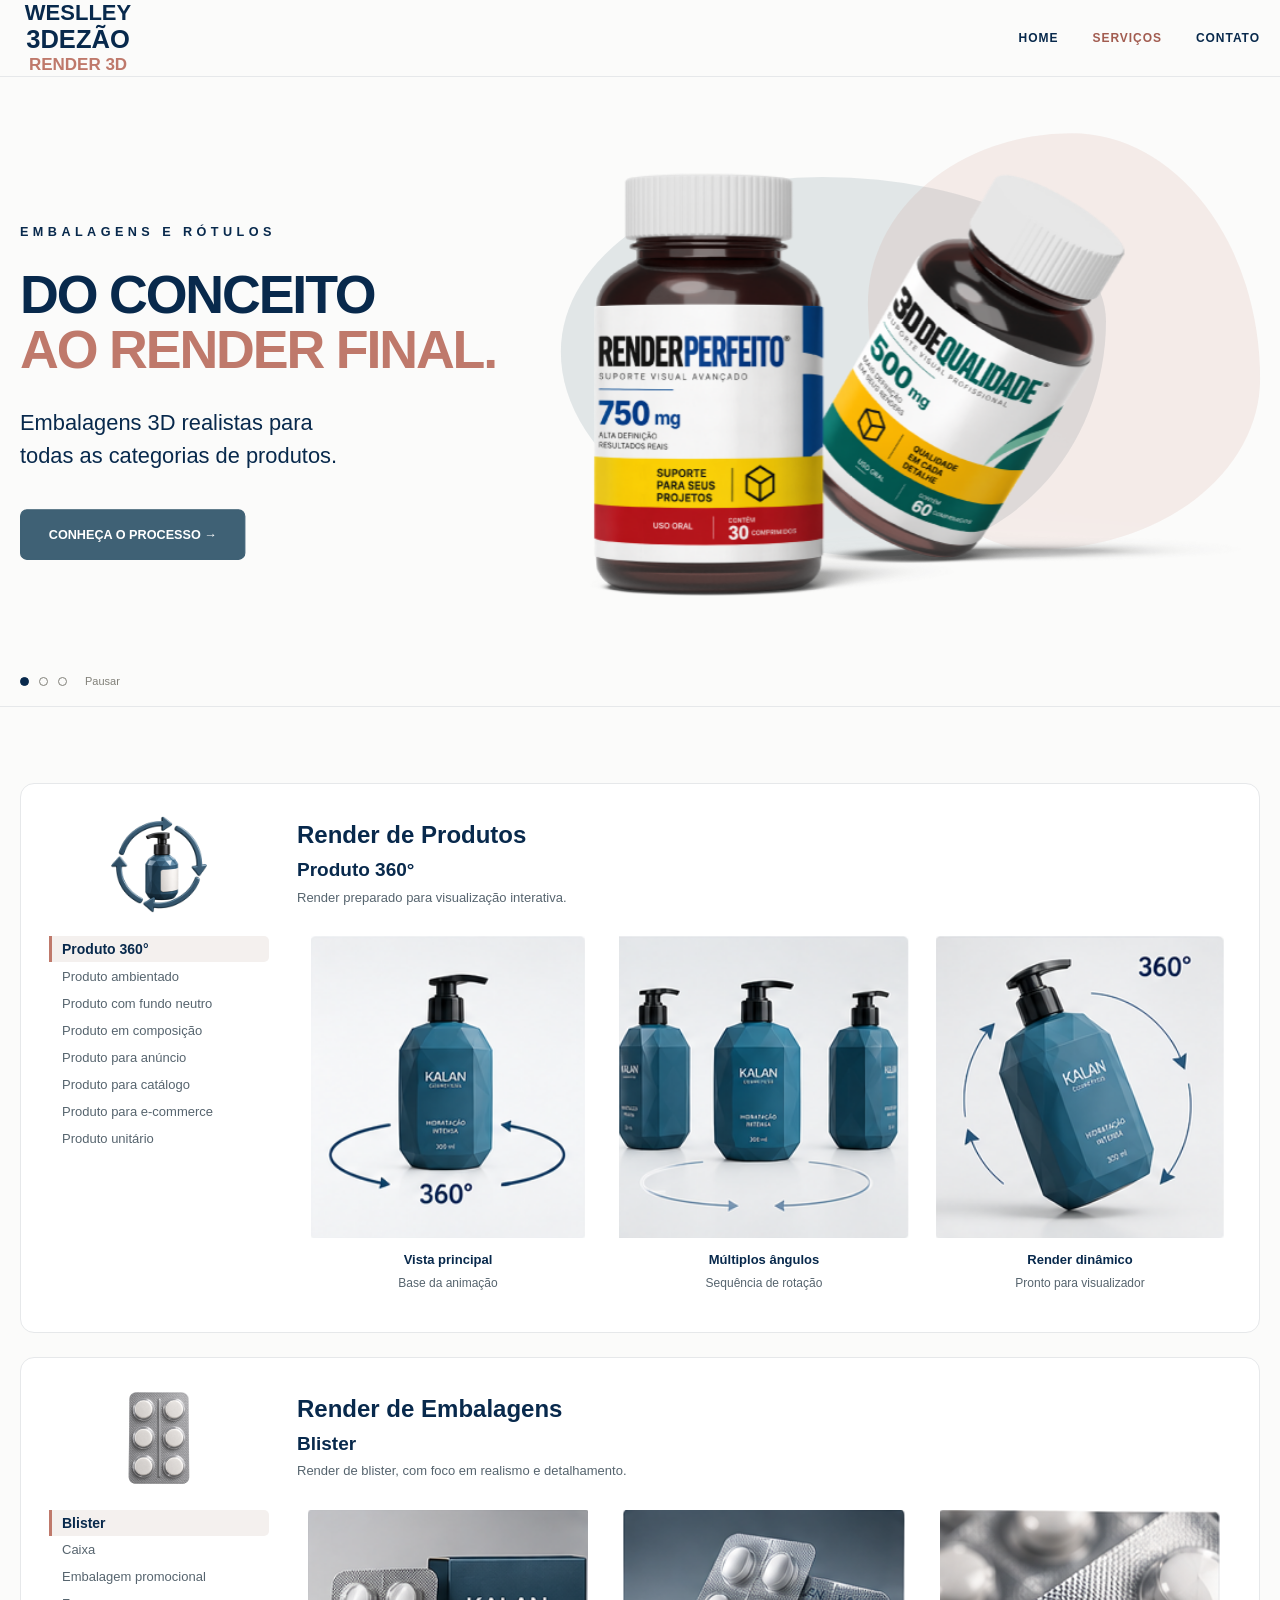
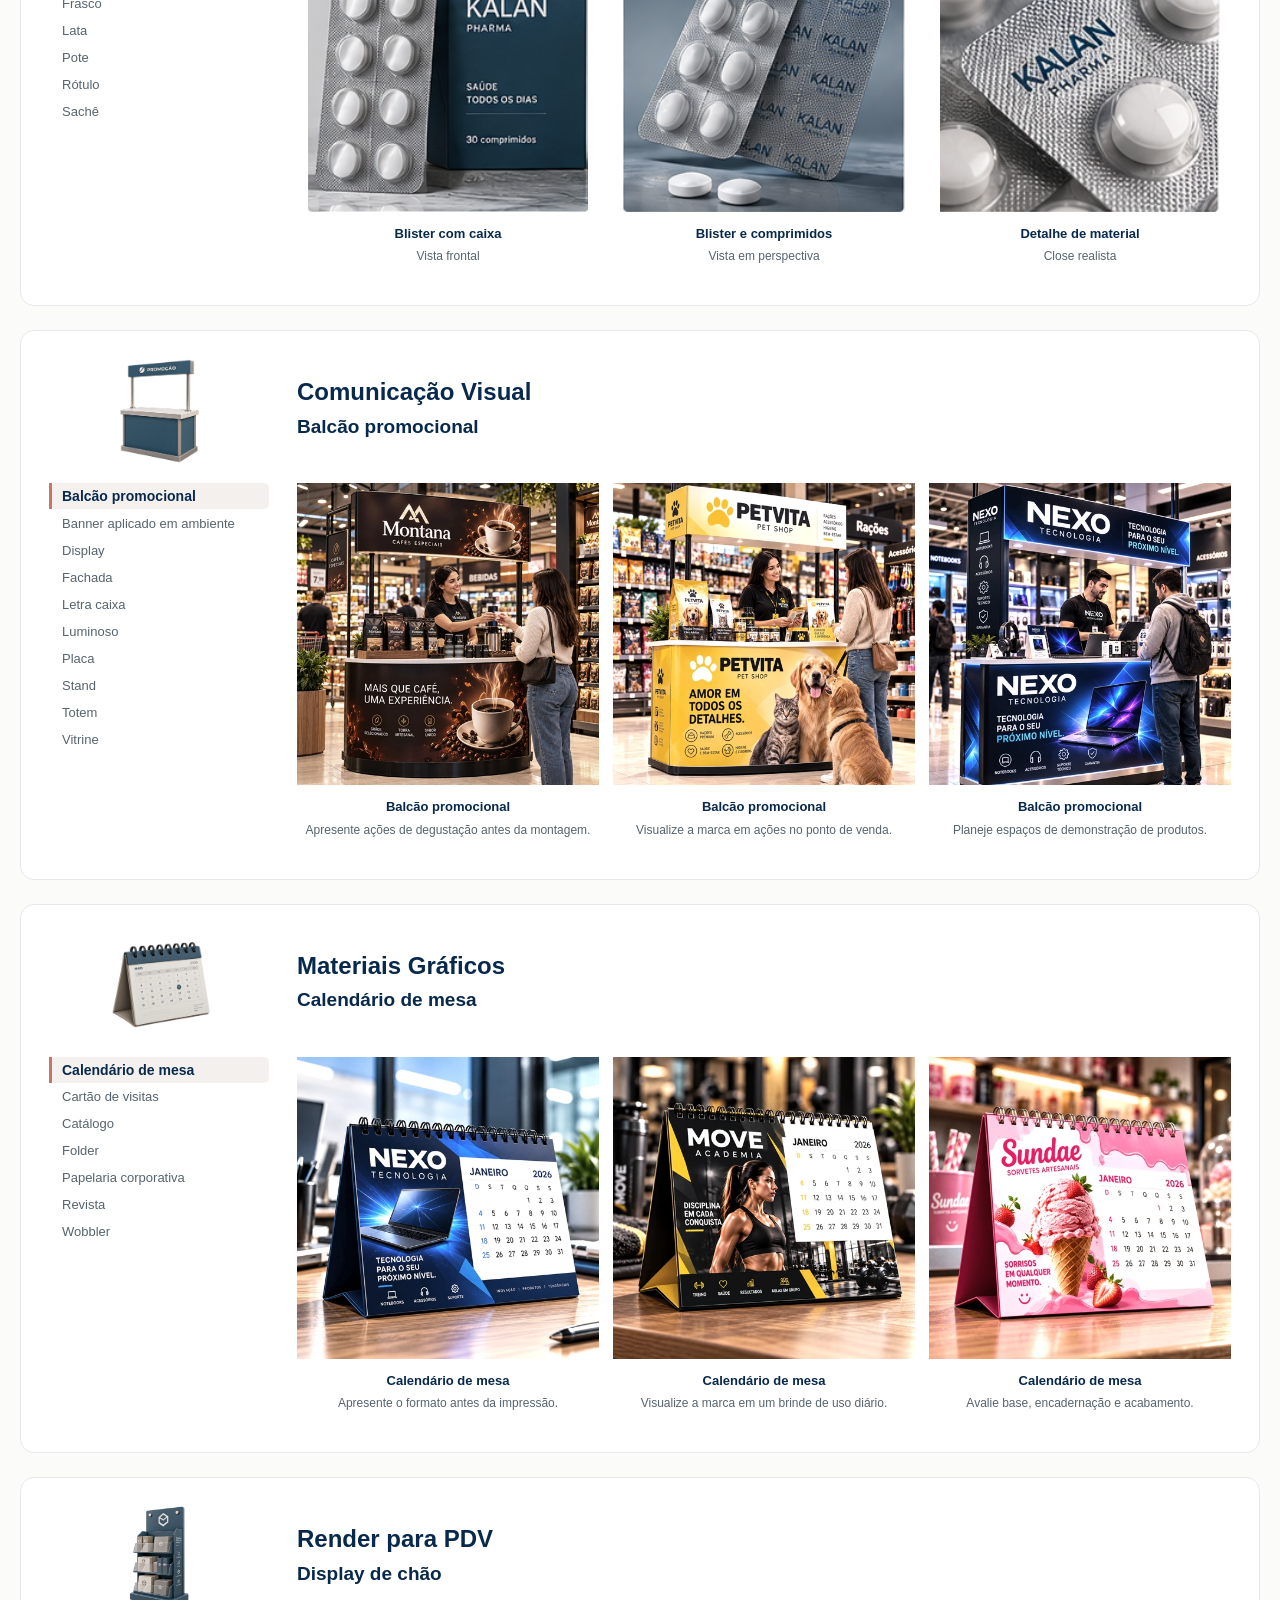
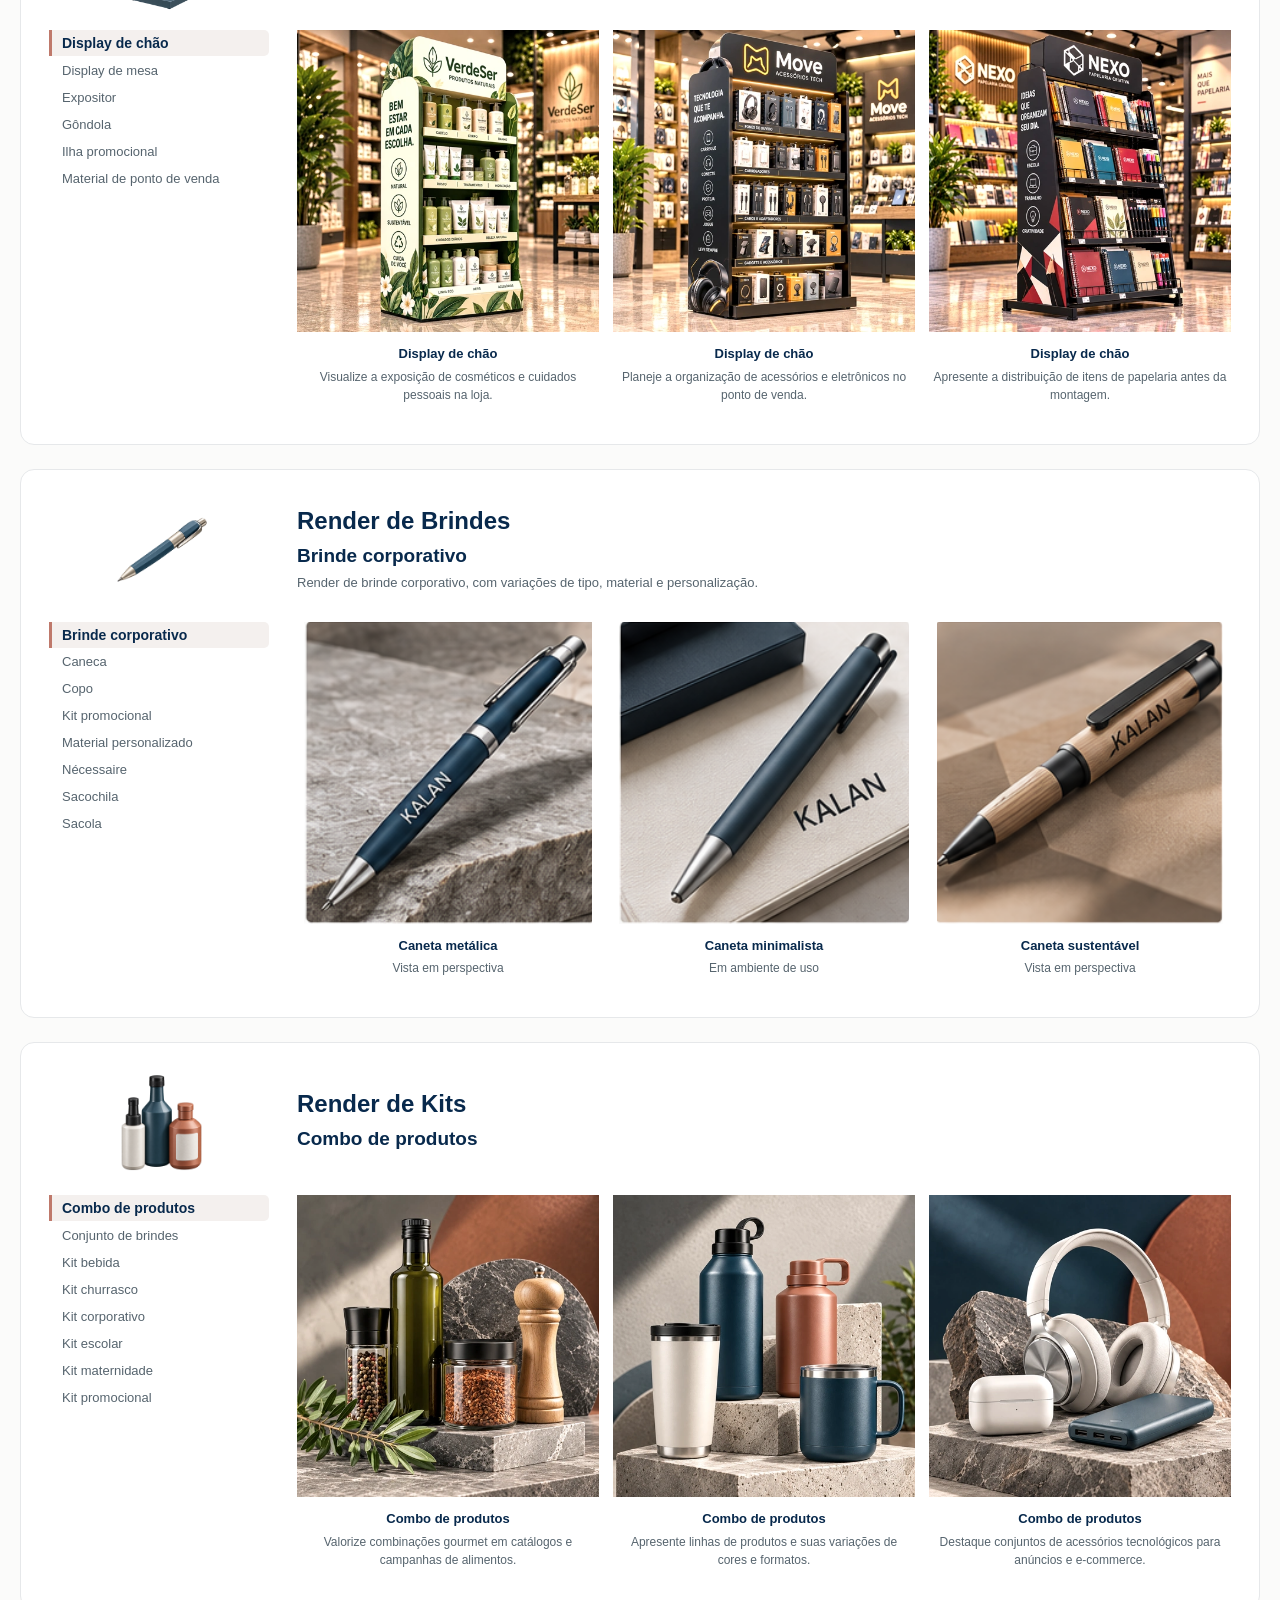
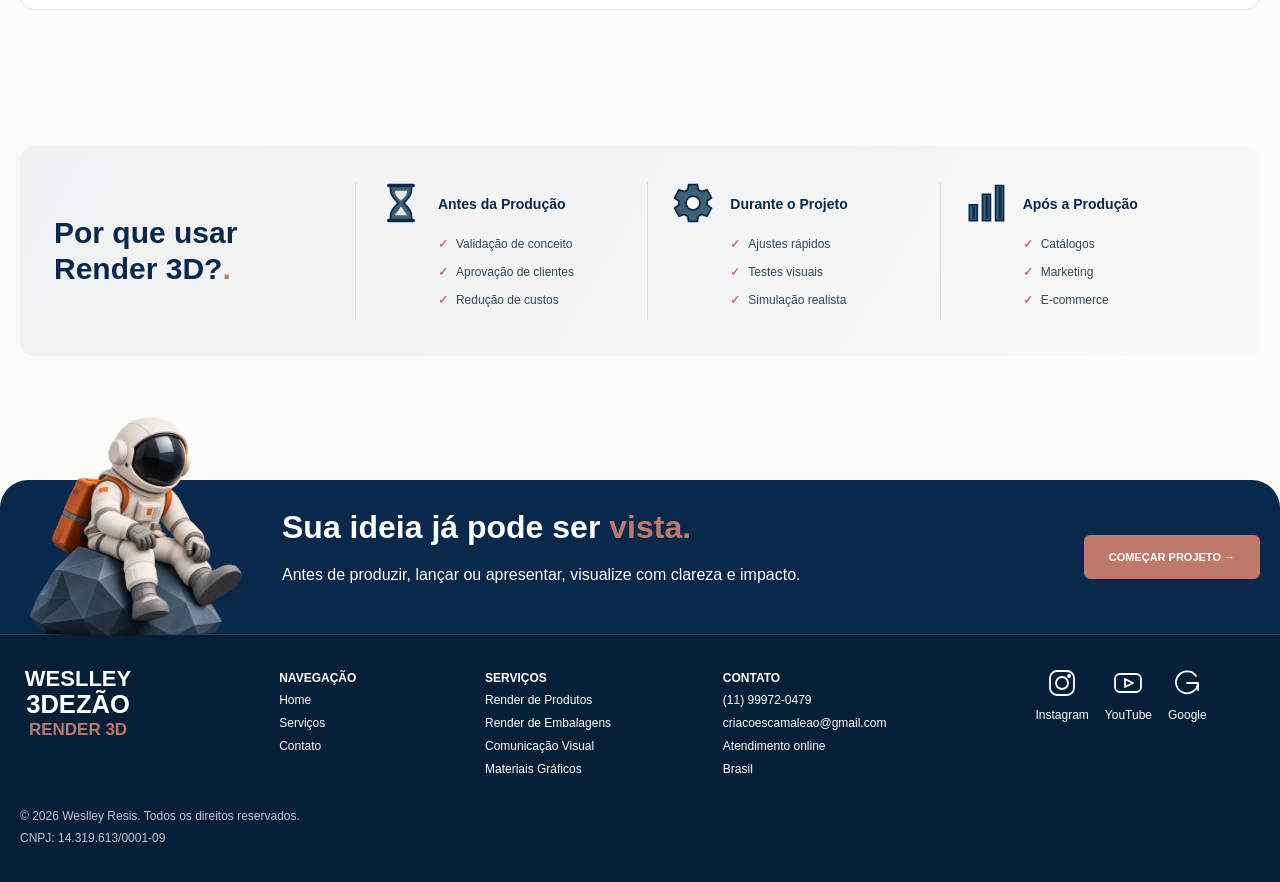
<file: servicos.html>
<!doctype html><html lang='pt-BR'><head><meta charset='utf-8'><meta name='viewport' content='width=device-width,initial-scale=1'><title>Serviços — Weslley 3Dezão</title><meta name='description' content='Conheça nossos serviços de render 3D para produtos, embalagens, PDV, comunicação visual, materiais gráficos, brindes e kits.'><link rel='stylesheet' href='styles.css?v=revisao-20261023'>
<link rel="canonical" href="https://weslleyre.github.io/weslley-3dezao-render-3d/servicos.html">
<meta property="og:title" content="Serviços — Weslley 3Dezão">
<meta property="og:description" content="Conheça nossos serviços de render 3D para produtos, embalagens, PDV, comunicação visual, materiais gráficos, brindes e kits.">
<meta property="og:url" content="https://weslleyre.github.io/weslley-3dezao-render-3d/servicos.html">
<meta property="og:type" content="website">
<meta property="og:site_name" content="Weslley 3Dezão — Render 3D">
<meta property="og:locale" content="pt_BR">
<meta property="og:image" content="https://weslleyre.github.io/weslley-3dezao-render-3d/assets/web/home-nexo-dispositivos-1040.webp">
<meta property="og:image:type" content="image/webp">
<meta property="og:image:width" content="1040">
<meta property="og:image:height" content="1040">
<meta property="og:image:alt" content="Render de poltrona apresentado em notebook, tablet e celular">
<meta name="twitter:card" content="summary_large_image">
<meta name="twitter:title" content="Serviços — Weslley 3Dezão">
<meta name="twitter:description" content="Conheça nossos serviços de render 3D para produtos, embalagens, PDV, comunicação visual, materiais gráficos, brindes e kits.">
<meta name="twitter:image" content="https://weslleyre.github.io/weslley-3dezao-render-3d/assets/web/home-nexo-dispositivos-1040.webp">
<meta name="twitter:image:alt" content="Render de poltrona apresentado em notebook, tablet e celular">
</head><body><header class='header'><div class='container nav'><a class='brand' href='index.html'><span class='brand-name'>WESLLEY</span><span class='brand-name'>3DEZÃO</span><small>RENDER 3D</small></a><nav class='links'><a href='index.html'>HOME</a><a class='active' href='servicos.html'>SERVIÇOS</a><a href='contato.html'>CONTATO</a></nav></div></header><main><div class="container official-carousel" role="region" aria-label="Destaques dos serviços"><div class="services-hero official-slide is-active" aria-labelledby="services-hero-title"><div class="services-hero-copy"><div class="eyebrow">EMBALAGENS E RÓTULOS</div><h1 id="services-hero-title">DO CONCEITO<br><span>AO RENDER FINAL.</span></h1><p>Embalagens 3D realistas para<br>todas as categorias de produtos.</p><div class="buttons"><a class="btn primary" href="index.html#processo">CONHEÇA O PROCESSO →</a></div></div><div class="services-hero-art"><div class="hero-organic organic-blue" aria-hidden="true"></div><div class="hero-organic organic-clay" aria-hidden="true"></div><img class="hero-original-bottles" src="assets/web/hero-frascos-original.webp" width="612" height="628" fetchpriority="high" alt="Frasco RENDERPERFEITO vertical e frasco 3DDEQUALIDADE inclinado, com seus rótulos originais"></div></div><div class="services-hero official-slide mugs-slide" aria-labelledby="mugs-hero-title" aria-hidden="true" inert><div class="services-hero-copy"><div class="eyebrow">MOCKUPS E PRODUTOS</div><h1 id="mugs-hero-title">SUA IDEIA<br><span>EM 3D REALISTA.</span></h1><p>Mockups e apresentações que<br>valorizam o seu produto.</p><div class="buttons"><a class="btn primary" href="index.html#processo">CONHEÇA O PROCESSO →</a></div></div><div class="services-hero-art"><div class="hero-organic organic-blue" aria-hidden="true"></div><div class="hero-organic organic-clay" aria-hidden="true"></div><img class="hero-original-bottles" src="assets/web/hero-canecas-original.webp" width="612" height="628" fetchpriority="high" alt="Canecas preta e branca com arte original de mockup"></div></div><div class="services-hero official-slide scene-slide" aria-labelledby="scene-hero-title" aria-hidden="true" inert><div class="services-hero-copy"><div class="eyebrow">MÓVEIS E DECORAÇÃO</div><h1 id="scene-hero-title">AMBIENTES<br><span>QUE VALORIZAM.</span></h1><p>Apresentações 3D que valorizam<br>produtos, espaços e projetos.</p><div class="buttons"><a class="btn primary" href="index.html#processo">CONHEÇA O PROCESSO →</a></div></div><div class="services-hero-art"><div class="hero-organic organic-blue" aria-hidden="true"></div><div class="hero-organic organic-clay" aria-hidden="true"></div><img class="hero-original-bottles" src="assets/web/hero-cena-original.webp" width="612" height="628" fetchpriority="high" alt="Cena original com sofá, mesa, luminária suspensa, plantas e objetos decorativos"></div></div><div class="official-controls"><button type="button" data-banner="0" aria-label="Exibir embalagens e rótulos" aria-pressed="true"></button><button type="button" data-banner="1" aria-label="Exibir mockups e produtos" aria-pressed="false"></button><button type="button" data-banner="2" aria-label="Exibir móveis e decoração" aria-pressed="false"></button><button type="button" class="official-pause" aria-label="Pausar banners">Pausar</button></div></div><section><div class='container'>
<p id="catalog-status" class="catalog-status" role="status">Não foi possível carregar os serviços. Atualize a página ou <a href="contato.html#orcamento">entre em contato conosco</a>.</p>
<article hidden class="service-showcase" data-catalog="produtos" id="render-produtos"><img class="showcase-icon" src="assets/web/servicos/icons/produtos-produtounitario.webp" alt="" width="256" height="256" loading="lazy" decoding="async"><div class="showcase-heading"><h2>Render de Produtos</h2><h3 class="selected-title"></h3><p class="selected-description"></p></div><div class="service-options" role="group" aria-label="Tipos de Render de Produtos"></div><div class="sample-grid"></div></article><article hidden class="service-showcase" data-catalog="embalagens" id="render-embalagens"><img class="showcase-icon" src="assets/web/servicos/icons/embalagens-caixat.webp" alt="" width="256" height="256" loading="lazy" decoding="async"><div class="showcase-heading"><h2>Render de Embalagens</h2><h3 class="selected-title"></h3><p class="selected-description"></p></div><div class="service-options" role="group" aria-label="Tipos de Render de Embalagens"></div><div class="sample-grid"></div></article><article hidden class="service-showcase" data-catalog="comunicacao" id="render-comunicacao"><img class="showcase-icon" src="assets/web/servicos/icons/comunicacao-fachada.webp" alt="" width="256" height="256" loading="lazy" decoding="async"><div class="showcase-heading"><h2>Comunicação Visual</h2><h3 class="selected-title"></h3><p class="selected-description"></p></div><div class="service-options" role="group" aria-label="Tipos de Comunicação Visual"></div><div class="sample-grid"></div></article>
<article hidden class="service-showcase" data-catalog="graficos" id="render-graficos"><img class="showcase-icon" src="assets/web/servicos/icons/graficos-cartao-de-visitas.webp" alt="" width="256" height="256" loading="lazy" decoding="async"><div class="showcase-heading"><h2>Materiais Gráficos</h2><h3 class="selected-title"></h3><p class="selected-description"></p></div><div class="service-options" role="group" aria-label="Tipos de Materiais Gráficos"></div><div class="sample-grid"></div></article>
<article hidden class="service-showcase" data-catalog="pdv" id="render-pdv"><img class="showcase-icon" src="assets/web/servicos/icons/pdv-gondola.webp" alt="" width="256" height="256" loading="lazy" decoding="async"><div class="showcase-heading"><h2>Render para PDV</h2><h3 class="selected-title"></h3><p class="selected-description"></p></div><div class="service-options" role="group" aria-label="Tipos de Render para PDV"></div><div class="sample-grid"></div></article>
<article hidden class="service-showcase" data-catalog="brindes" id="render-brindes"><img class="showcase-icon" src="assets/web/servicos/icons/brindes-caneca.webp" alt="" width="256" height="256" loading="lazy" decoding="async"><div class="showcase-heading"><h2>Render de Brindes</h2><h3 class="selected-title"></h3><p class="selected-description"></p></div><div class="service-options" role="group" aria-label="Tipos de Render de Brindes"></div><div class="sample-grid"></div></article><article hidden class="service-showcase" data-catalog="kits" id="render-kits"><img class="showcase-icon" src="assets/web/servicos/icons/kits-kit-corporativo.webp" alt="" width="256" height="256" loading="lazy" decoding="async"><div class="showcase-heading"><h2>Render de Kits</h2><h3 class="selected-title"></h3><p class="selected-description"></p></div><div class="service-options" role="group" aria-label="Tipos de Render de Kits"></div><div class="sample-grid"></div></article></div></section>
<section class='render-benefits' aria-labelledby='render-benefits-title'><div class='container'><div class='benefits-panel'>
<h2 id='render-benefits-title'>Por que usar<br>Render 3D?<span class='accent'>.</span></h2>
<div class='benefit'><svg class='benefit-icon' viewBox='0 0 48 48' aria-hidden='true'><path d='M12 4h24v5c0 7-5 11-9 15 4 4 9 8 9 15v5H12v-5c0-7 5-11 9-15-4-4-9-8-9-15z' fill='#3f6175' stroke='#08294c' stroke-width='2'/><path d='M17 10h14c0 5-3 8-7 11-4-3-7-6-7-11zm0 28 7-10 7 10z' fill='#e6e8ea'/><path d='M10 4h28M10 44h28' stroke='#08294c' stroke-width='4' stroke-linecap='round'/></svg><div><h3>Antes da Produção</h3><ul><li>Validação de conceito</li><li>Aprovação de clientes</li><li>Redução de custos</li></ul></div></div>
<div class='benefit'><svg class='benefit-icon' viewBox='0 0 48 48' aria-hidden='true'><path d='m19 3 10 0 1 6 4 2 6-2 5 9-5 4v4l5 4-5 9-6-2-4 2-1 6H19l-1-6-4-2-6 2-5-9 5-4v-4l-5-4 5-9 6 2 4-2z' fill='#3f6175' stroke='#08294c' stroke-width='2'/><circle cx='24' cy='24' r='8' fill='#fbfbfa' stroke='#08294c' stroke-width='2'/></svg><div><h3>Durante o Projeto</h3><ul><li>Ajustes rápidos</li><li>Testes visuais</li><li>Simulação realista</li></ul></div></div>
<div class='benefit'><svg class='benefit-icon' viewBox='0 0 48 48' aria-hidden='true'><path d='M5 26h9v18H5zm15-12h9v30h-9zM35 4h9v40h-9z' fill='#3f6175' stroke='#08294c' stroke-width='2'/><path d='M10 28v14m15-26v26M40 6v36' stroke='#08294c' stroke-width='3'/></svg><div><h3>Após a Produção</h3><ul><li>Catálogos</li><li>Marketing</li><li>E-commerce</li></ul></div></div>
</div></div></section><section class='footer-callout'><div class='container'><div class='cta'><img class='footer-character' src='assets/web/personagem-rodape.webp' alt='' width='512' height='493' loading="lazy" decoding="async"><div class='footer-messages'><div class='footer-message is-active'><h2>Sua ideia já pode ser <span class='accent'>vista.</span></h2><p>Antes de produzir, lançar ou apresentar, visualize com clareza e impacto.</p></div><div class='footer-message' aria-hidden='true'><h2>Do conceito ao render <span class='accent'>final.</span></h2><p>Transformamos ideias em imagens que comunicam, apresentam e valorizam seu projeto.</p></div><div class='footer-message' aria-hidden='true'><h2>Veja antes de <span class='accent'>produzir.</span></h2><p>Antecipe decisões, explore possibilidades e apresente seu projeto com clareza.</p></div><div class='footer-message' aria-hidden='true'><h2>Ideias ganham forma <span class='accent'>aqui.</span></h2><p>Do primeiro conceito à apresentação final, transformamos projetos em experiências visuais.</p></div><div class='footer-message' aria-hidden='true'><h2>Imagine. Visualize. <span class='accent'>Apresente.</span></h2><p>Criamos imagens 3D para transformar conceitos em apresentações claras e impactantes.</p></div><div class='footer-message' aria-hidden='true'><h2>Seu projeto começa a existir antes de ser <span class='accent'>produzido.</span></h2><p>Visualize cada detalhe e apresente sua ideia antes de levá-la ao mundo real.</p></div></div><a class='btn' style='background:var(--accent);border-color:var(--accent)' href='contato.html#orcamento'>COMEÇAR PROJETO →</a></div></div></section></main>
<footer class='footer'><div class='container footer-grid'><div class='brand'><span class='brand-name'>WESLLEY</span><span class='brand-name'>3DEZÃO</span><small>RENDER 3D</small></div><div><b>NAVEGAÇÃO</b><br><a href='index.html'>Home</a><br><a href='servicos.html'>Serviços</a><br><a href='contato.html'>Contato</a></div><div><b>SERVIÇOS</b><br><a href='servicos.html#render-produtos'>Render de Produtos</a><br><a href='servicos.html#render-embalagens'>Render de Embalagens</a><br><a href='servicos.html#render-comunicacao'>Comunicação Visual</a><br><a href='servicos.html#render-graficos'>Materiais Gráficos</a></div><div><b>CONTATO</b><br><a href='https://wa.me/5511999720479'>(11) 99972-0479</a><br><a href='mailto:criacoescamaleao@gmail.com'>criacoescamaleao@gmail.com</a><br>Atendimento online<br>Brasil</div><div class="footer-social" aria-label="Redes sociais"><a href="https://www.instagram.com/weslley_3dezao" target="_blank" rel="noopener noreferrer"><svg viewBox="0 0 32 32" aria-hidden="true"><rect x="4" y="4" width="24" height="24" rx="7"/><circle cx="16" cy="16" r="6"/><circle cx="23" cy="9" r="1"/></svg><span>Instagram</span></a><a href="https://www.youtube.com/user/wesagnus" target="_blank" rel="noopener noreferrer"><svg viewBox="0 0 32 32" aria-hidden="true"><rect x="3" y="7" width="26" height="18" rx="5"/><path d="m13 12 8 4-8 4z"/></svg><span>YouTube</span></a><a href="https://share.google/EpX15LR1AEANfQe2D" target="_blank" rel="noopener noreferrer"><svg viewBox="0 0 32 32" aria-hidden="true"><path d="M25 9a11 11 0 1 0 2 7H16m11 0v7"/></svg><span>Google</span></a></div></div><p class='container footer-copyright'>© 2026 Weslley Resis. Todos os direitos reservados.<br>CNPJ: 14.319.613/0001-09</p></footer><dialog class="sample-dialog" aria-labelledby="sample-dialog-title"><button class="dialog-close" type="button" aria-label="Fechar imagem">×</button><div class="dialog-image"></div><h2 id="sample-dialog-title"></h2><p class="dialog-description"></p></dialog><script src="services-data.js?v=webp-20261002"></script><script src="services.js?v=fallback-20261002"></script><script src="official-carousel.js?v=cena-20261001"></script><script src='footer-messages.js?v=20261002'></script></body></html>
</file>
<file: styles.css>
:root{--black:#000;--gray:#818079;--blue:#3f6175;--navy:#08294c;--accent:#bf796b;--bg:#fbfbfa;--line:#e6e8ea;--max:1240px}*{box-sizing:border-box}html{scroll-behavior:smooth}body{margin:0;font-family:Arial,Helvetica,sans-serif;color:var(--navy);background:var(--bg)}a{color:inherit;text-decoration:none}.container{width:min(var(--max),calc(100% - 40px));margin:auto}.header{position:sticky;top:0;z-index:20;background:rgba(251,251,250,.94);backdrop-filter:blur(10px);border-bottom:1px solid var(--line)}.nav{height:76px;display:flex;align-items:center;justify-content:space-between;gap:30px}.brand{font-weight:900;line-height:.86;font-size:22px}.brand small{display:block;color:var(--accent);font-size:10px;margin-top:7px}.links{display:flex;gap:34px;font-size:12px;font-weight:800;letter-spacing:.08em}.links a.active,.links a:hover{color:#a25c50}.hero{min-height:610px;display:grid;grid-template-columns:.85fr 1.15fr;align-items:center;gap:40px;padding:70px 0}.eyebrow{font-size:11px;letter-spacing:.35em;font-weight:800}.hero h1{font-size:clamp(48px,6vw,82px);line-height:.92;margin:18px 0 20px;max-width:620px}.accent{color:var(--accent)}.hero p{max-width:520px;line-height:1.7;color:#334657}.visual{min-height:460px;border:1px dashed #ccd3d7;border-radius:40% 60% 50% 45%;display:grid;place-items:center;background:radial-gradient(circle,#fff 0 42%,#f3f5f5 75%);position:relative}.visual:after{content:'ASSET 3D PROVISÓRIO';font-size:13px;letter-spacing:.2em;color:var(--gray)}.buttons{display:flex;gap:14px;margin-top:30px}.btn{padding:15px 24px;border:1px solid var(--navy);border-radius:6px;font-size:11px;font-weight:800}.btn.primary{background:var(--blue);color:white;border-color:var(--blue)}section{padding:76px 0;border-top:1px solid var(--line)}.section-head{text-align:center;margin-bottom:36px}.section-head h2{font-size:34px;margin:10px 0}.grid{display:grid;gap:16px}.cards-6{grid-template-columns:repeat(6,1fr)}.cards-4{grid-template-columns:repeat(4,1fr)}.card{background:white;border:1px solid var(--line);border-radius:10px;padding:18px;min-height:190px}.placeholder{height:120px;border-radius:8px;background:linear-gradient(135deg,#e9ecec,#d8dfe1);display:grid;place-items:center;color:#74818a;font-size:11px}.card h3{font-size:15px;margin:15px 0 8px}.card p{font-size:12px;line-height:1.6;color:#56646e}.process{grid-template-columns:repeat(7,1fr)}.step{text-align:center}.circle{width:56px;height:56px;border-radius:50%;margin:0 auto 12px;background:#e4e8e9;display:grid;place-items:center;font-weight:900}.gallery{grid-template-columns:repeat(5,1fr)}.gallery .placeholder{height:180px}.applications{grid-template-columns:repeat(7,1fr);text-align:center}.icon{font-size:28px;margin-bottom:10px}.cta{background:var(--navy);color:white;border-radius:22px;padding:45px;display:flex;align-items:center;justify-content:space-between;gap:30px}.cta h2{font-size:34px;margin:0}.footer{background:#061f38;color:white;padding:42px 0}.footer-grid{display:grid;grid-template-columns:1.5fr repeat(3,1fr);gap:30px;font-size:12px;line-height:1.9}.service-band{display:grid;grid-template-columns:1fr 2fr;gap:18px;background:white;border:1px solid var(--line);border-radius:12px;padding:12px;margin-bottom:16px}.service-band:nth-child(even){grid-template-columns:2fr 1fr}.service-band:nth-child(even) .service-copy{order:2}.service-images{display:grid;grid-template-columns:repeat(3,1fr);gap:8px}.service-images .placeholder{height:190px}.service-copy{padding:20px}.service-copy ul{padding-left:18px;line-height:1.8;font-size:13px}.specialties{grid-template-columns:repeat(4,1fr)}.about{display:grid;grid-template-columns:1fr 1fr;gap:35px;align-items:center}.about .placeholder{height:360px}.stats{display:grid;grid-template-columns:repeat(4,1fr);gap:12px;margin-top:30px}.stat{font-size:13px}.stat strong{font-size:26px;display:block}.testimonials{grid-template-columns:repeat(3,1fr)}.form-wrap{display:grid;grid-template-columns:2fr 1fr;gap:30px;background:white;border:1px solid var(--line);border-radius:14px;padding:28px}.form-grid{display:grid;grid-template-columns:1fr 1fr;gap:12px}input,select,textarea{width:100%;padding:14px;border:1px solid #d8dde0;border-radius:7px;background:white}textarea{grid-column:1/-1;min-height:130px}.faq{grid-template-columns:1fr 1fr}.faq details{background:white;border:1px solid var(--line);padding:16px;border-radius:8px}.reference-note{background:#fff6f2;border-left:4px solid var(--accent);padding:14px 18px;margin:20px 0;font-size:13px}@media(max-width:900px){.links{gap:16px}.hero{grid-template-columns:1fr}.visual{min-height:330px}.cards-6,.cards-4,.specialties{grid-template-columns:repeat(2,1fr)}.process,.applications{grid-template-columns:repeat(4,1fr)}.gallery{grid-template-columns:repeat(2,1fr)}.service-band,.service-band:nth-child(even),.about,.form-wrap{grid-template-columns:1fr}.service-band:nth-child(even) .service-copy{order:0}.footer-grid{grid-template-columns:1fr 1fr}}@media(max-width:600px){.container{width:min(100% - 28px,var(--max))}.nav{height:auto;padding:18px 0;align-items:flex-start}.links{gap:10px;font-size:10px}.hero{padding:45px 0;min-height:auto}.hero h1{font-size:46px}.buttons{flex-direction:column}.cards-6,.cards-4,.specialties,.process,.applications,.gallery,.testimonials,.stats,.faq,.footer-grid{grid-template-columns:1fr}.service-images{grid-template-columns:1fr}.cta{align-items:flex-start;flex-direction:column}.form-grid{grid-template-columns:1fr}textarea{grid-column:auto}}

.cards-6 .category-icon{display:block;width:100%;height:140px;object-fit:contain;object-position:center;margin:0 auto}.cards-6 .card{min-width:0}

.header .brand,.footer .brand{line-height:1.08}.header .brand small,.footer .brand small{line-height:1.2}

.process .step{min-width:0}.process-icon{display:block;width:100%;max-width:150px;height:150px;object-fit:contain;margin:0 auto 16px}.process .circle{width:32px;height:32px;font-size:12px;margin-bottom:10px}
/* Shared footer: character rests on the boundary above the footer base. */
.footer-callout{margin-top:48px;padding:0;border-top:0;border-radius:28px 28px 0 0;background:var(--navy);color:white}
.footer-callout .cta{position:relative;display:grid;grid-template-columns:230px minmax(0,1fr) auto;gap:32px;align-items:center;min-height:230px;padding:30px 0;border-radius:0;background:transparent}
.footer-character{display:block;align-self:end;width:230px;height:auto;max-width:100%;margin-top:-60px;margin-bottom:-30px}
.footer-callout .cta h2{font-size:clamp(25px,2.5vw,34px)}
.footer-callout .cta p{line-height:1.6}
.footer-callout .cta>.btn{white-space:nowrap;text-align:center}
.footer{border-top:1px solid rgba(255,255,255,.12)}
@media(max-width:900px){.footer-callout .cta{grid-template-columns:180px minmax(0,1fr);gap:20px;padding:28px 0}.footer-character{width:180px;grid-row:1 / 3;margin-bottom:-28px}.footer-callout .cta>.btn{grid-column:2;justify-self:start}}
@media(max-width:600px){.footer-callout .cta{grid-template-columns:110px minmax(0,1fr);gap:16px;min-height:240px}.footer-character{width:110px;margin-top:0}.footer-callout .cta h2{font-size:24px}.footer-callout .cta p{font-size:13px}.footer-callout .cta>.btn{white-space:normal;padding:14px 16px}}
/* The banner starts at the character's neck; the head overlaps above it. */
.footer-callout{background:transparent;border-radius:0;position:relative}
.footer-callout::before{content:'';position:absolute;inset:76px 0 0;background:var(--navy);border-radius:28px 28px 0 0}
@media(max-width:900px){.footer-callout{background:transparent}.footer-callout::before{top:58px}}
@media(max-width:600px){.footer-callout{background:var(--navy);border-radius:28px 28px 0 0}.footer-callout::before{display:none}}
.footer-callout .cta>div,.footer-callout .cta>.btn{transform:translateY(38px)}
@media(max-width:900px){.footer-callout .cta>div,.footer-callout .cta>.btn{transform:translateY(24px)}}
@media(max-width:600px){.footer-callout .cta>div,.footer-callout .cta>.btn{transform:none}}

/* Seat the visible rock edge across the footer seam. */
.footer-character{transform:translateY(4px)}
.applications{gap:24px;align-items:start}.application-item{display:flex;flex-direction:column;align-items:center;text-align:center;gap:16px;min-width:0}.application-icon{display:block;width:42px;height:42px;flex:none}.application-item span{font-size:14px;line-height:1.5}
@media(max-width:600px){.applications{grid-template-columns:repeat(2,minmax(0,1fr));gap:30px 16px}.application-item:last-child{grid-column:1/-1}.application-icon{width:38px;height:38px}}
.render-benefits{padding:36px 0 0;border-top:0}.benefits-panel{display:grid;grid-template-columns:1.05fr repeat(3,1fr);gap:0;background:linear-gradient(120deg,#f0f1f2,#f8f8f7);border-radius:14px;padding:36px 28px;align-items:stretch}.benefits-panel>h2{font-size:30px;line-height:1.2;margin:0;padding:12px 24px 12px 6px;align-self:center}.benefit{display:flex;align-items:flex-start;gap:16px;border-left:1px solid #d7dde1;padding:0 24px}.benefit-icon{width:42px;height:42px;flex:none}.benefit h3{font-size:14px;margin:13px 0 22px;line-height:1.3}.benefit ul{list-style:none;margin:0;padding:0}.benefit li{font-size:12px;line-height:1.6;margin:0 0 9px;padding-left:18px;position:relative;color:#334657}.benefit li:before{content:'✓';position:absolute;left:0;color:var(--accent);font-weight:bold}
@media(max-width:1100px){.benefits-panel{padding:28px 18px}.benefit{padding:0 16px;gap:10px}.benefit-icon{width:34px;height:34px}.benefits-panel>h2{font-size:26px}.benefit h3{margin-top:8px}}
@media(max-width:900px){.benefits-panel{grid-template-columns:repeat(2,minmax(0,1fr));gap:28px 0}.benefit:nth-child(3){border-left:0}.benefits-panel>h2{padding-left:16px}}
@media(max-width:600px){.benefits-panel{grid-template-columns:1fr;padding:24px;gap:20px}.benefits-panel>h2{padding:0}.benefit,.benefit:nth-child(3){border-left:0;border-top:1px solid #d7dde1;padding:20px 0 0}.benefit{gap:18px}.benefit h3{margin-bottom:14px}}
/* Soft contact shadows beneath the category illustrations. */
#categorias .category-visual{position:relative;height:140px;isolation:isolate}
#categorias .category-visual::before{content:'';position:absolute;z-index:-1;left:50%;bottom:-2px;transform:translateX(-50%);width:64%;max-width:108px;height:13px;border-radius:50%;background:radial-gradient(ellipse,rgba(8,29,44,.19) 0%,rgba(8,29,44,.09) 38%,rgba(8,29,44,0) 72%);filter:blur(2px);pointer-events:none}
#categorias .category-icon{position:relative;object-position:center bottom}

.specialties .specialty-image{display:block;width:100%;height:160px;object-fit:contain;margin:0 auto 18px}.specialties .card{min-width:0}

.backstage-gallery .backstage-image{display:block;min-width:0;border-radius:8px;overflow:hidden}.backstage-gallery img{display:block;width:100%;height:auto;aspect-ratio:1;object-fit:contain}.backstage-image:focus-visible{outline:3px solid var(--accent);outline-offset:4px}
/* Centered typographic brand, consistent across the three pages. */
.header .brand,.footer .brand{width:116px;text-align:center;line-height:1.12;justify-self:start;flex-shrink:0}
.header .brand small,.footer .brand small{font-size:10px;letter-spacing:.32em;text-indent:.32em;line-height:1.3;margin-top:6px;white-space:nowrap}
.service-showcase{display:grid;grid-template-columns:260px minmax(0,1fr);gap:28px;padding:28px;background:#fff;border:1px solid var(--line);border-radius:14px;margin-bottom:24px;scroll-margin-top:100px}
.showcase-sidebar h2{font-size:24px;line-height:1.2;margin:12px 0 14px}.showcase-icon{display:block;width:116px;height:116px;object-fit:contain;margin:0 auto 16px}
.service-options{display:grid;gap:3px}.service-options button{font:inherit;font-size:13px;text-align:left;color:#56646e;border:0;border-left:3px solid transparent;background:transparent;padding:9px 10px;border-radius:0 5px 5px 0;cursor:pointer;min-height:38px}
.service-options button:hover{background:#f3f5f6;color:var(--navy)}.service-options button[aria-pressed=true]{font-size:15px;font-weight:700;color:var(--navy);border-left-color:var(--accent);background:#f4f0ee}
.showcase-body{min-width:0;align-self:center}.selected-title{font-size:24px;margin:0 0 8px}.selected-description{color:#56646e;font-size:14px;line-height:1.6;margin:0 0 22px}
.sample-grid{display:grid;grid-template-columns:repeat(3,minmax(0,1fr));gap:14px}.sample-grid figure{margin:0;min-width:0}.sample-button{padding:0;border:0;background:none;width:100%;display:block;cursor:zoom-in;border-radius:8px;overflow:hidden}
.sample-frame{display:grid;place-items:center;position:relative;width:100%;aspect-ratio:1;background:#f1f1ef;overflow:hidden}.sample-crop{display:block;position:relative;overflow:hidden}.sample-crop img{position:absolute;display:block;max-width:none;height:auto}.standalone-sample{display:block;width:100%;height:100%;object-fit:contain}
.sample-grid figcaption{padding:13px 2px;font-size:12px;line-height:1.5}.sample-grid figcaption strong{display:block;color:var(--navy);font-size:13px;margin-bottom:4px}.sample-grid figcaption span{display:block;color:#56646e}
.service-options button:focus-visible,.sample-button:focus-visible,.dialog-close:focus-visible{outline:3px solid var(--accent);outline-offset:3px}
.sample-dialog{width:min(560px,calc(100vw - 28px));max-height:calc(100dvh - 28px);padding:24px;border:0;border-radius:14px;color:var(--navy);overflow:auto;box-shadow:0 24px 80px #0005}.sample-dialog::backdrop{background:rgba(3,15,26,.78);backdrop-filter:blur(4px)}.dialog-image{width:512px;max-width:100%;margin:auto}.dialog-close{position:sticky;top:0;float:right;z-index:2;width:34px;height:34px;margin:-12px -12px -22px 0;padding:0;border:1px solid #d7dde1;border-radius:50%;background:white;color:var(--navy);font-size:26px;cursor:pointer}.sample-dialog h2{font-size:19px;margin:18px 0 6px}.dialog-description{margin:0;font-size:14px;color:#56646e}.sample-open{overflow:hidden}
@media(max-width:1000px){.service-showcase{grid-template-columns:220px minmax(0,1fr);gap:20px;padding:20px}.sample-grid{gap:10px}}
@media(max-width:760px){.service-showcase{grid-template-columns:1fr}.showcase-sidebar{display:grid;grid-template-columns:1fr 90px;gap:0 12px}.showcase-sidebar .eyebrow,.showcase-sidebar h2{grid-column:1}.showcase-icon{grid-column:2;grid-row:1/3;width:90px;height:90px;margin:0}.service-options{grid-column:1/-1;grid-template-columns:repeat(2,minmax(0,1fr));margin-top:12px}.sample-grid{grid-template-columns:repeat(3,minmax(0,1fr))}.selected-title{font-size:21px}}
@media(max-width:480px){.sample-grid{grid-template-columns:1fr}.service-options button{font-size:12px}.service-options button[aria-pressed=true]{font-size:13px}.sample-dialog{padding:16px}}
/* Shared rows align the category controls with the photographs. */
.service-icon-trigger{display:block;position:relative;isolation:isolate;width:100%;height:140px;padding:0;border:0;background:transparent;cursor:pointer;margin:0 auto 16px}
.specialties .service-icon-trigger{height:160px}
.service-icon-trigger img{display:block;width:100%;height:100%;object-fit:contain;object-position:center bottom}
.service-icon-trigger::before{content:'';position:absolute;z-index:-1;left:50%;bottom:-3px;transform:translateX(-50%);width:64%;max-width:116px;height:14px;border-radius:50%;background:radial-gradient(ellipse,rgba(8,29,44,.18),rgba(8,29,44,.07) 40%,transparent 72%);filter:blur(2px)}
.service-icon-trigger:focus-visible{outline:2px solid var(--accent);outline-offset:5px;border-radius:5px}
.service-tooltip{position:fixed;z-index:100;width:280px;max-width:calc(100vw - 24px);padding:14px 16px;border-radius:10px;background:var(--navy);color:#fff;font-size:13px;line-height:1.55;box-shadow:0 8px 25px #08294c26}
.service-tooltip[hidden]{display:none}
.service-tooltip::after{content:'';position:absolute;left:var(--tip-arrow);width:10px;height:10px;background:var(--navy);transform:translateX(-50%) rotate(45deg)}
.service-tooltip[data-side=above]::after{bottom:-5px}.service-tooltip[data-side=below]::after{top:-5px}
.sample-pending{display:block;aspect-ratio:1;background:linear-gradient(135deg,#f5f6f6,#edf0f1)}
.samples-pending-note{grid-column:1/-1;text-align:center;color:#56646e;font-size:13px;margin:0;padding:8px}
.selected-description:empty{display:none}
@media(max-width:480px){.sample-pending:not(:first-child){display:none}}
.service-showcase{grid-template-columns:220px minmax(0,1fr);gap:20px 28px;align-items:start}
.service-showcase>.showcase-icon{grid-column:1;grid-row:1;width:104px;height:104px;margin:0 auto;align-self:center;object-fit:contain}
.showcase-heading{grid-column:2;grid-row:1;align-self:center;min-width:0}
.showcase-heading h2{font-size:24px;line-height:1.2;margin:0 0 8px}
.showcase-heading .selected-title{font-size:19px;line-height:1.3;margin:0 0 5px}
.showcase-heading .selected-description{margin:0;font-size:13px;line-height:1.5}
.service-showcase>.service-options{grid-column:1;grid-row:2;margin:0;gap:2px}
.service-options button{min-height:30px;padding:6px 10px;line-height:1.3}
.service-options button[aria-pressed=true]{font-size:14px}
.service-showcase>.sample-grid{grid-column:2;grid-row:2}
.sample-button{border:0;border-radius:0;box-shadow:none}
.sample-frame{background:transparent}
.sample-grid figcaption{text-align:center;padding:12px 4px}
@media(max-width:1000px){.service-showcase{grid-template-columns:190px minmax(0,1fr);gap:18px}.service-options button{font-size:12px}.service-options button[aria-pressed=true]{font-size:13px}}
@media(max-width:760px){.service-showcase{grid-template-columns:80px minmax(0,1fr);gap:18px 14px}.service-showcase>.showcase-icon{width:80px;height:80px}.showcase-heading h2{font-size:21px}.showcase-heading .selected-title{font-size:17px}.service-showcase>.service-options{grid-column:1/-1;grid-row:2;grid-template-columns:repeat(2,minmax(0,1fr))}.service-showcase>.sample-grid{grid-column:1/-1;grid-row:3}.service-options button{min-height:38px}}

/* Compact service sample selectors. */
.service-showcase>.service-options{gap:1px}.service-showcase .service-options button{min-height:26px;padding:4px 10px;line-height:1.2}@media(max-width:760px){.service-showcase .service-options button{min-height:34px;padding:6px 10px}}
/* Official services hero: a fluid 1054:628 desktop composition. */
.services-hero{aspect-ratio:1054/535;display:grid;grid-template-columns:1fr 1fr;align-items:center;gap:2%;padding:0;position:relative}
.services-hero-copy{position:relative;z-index:2;min-width:0}
.services-hero-copy{transform:scale(1.15);transform-origin:left center}
.services-hero-art{transform:scale(1.15);transform-origin:right center}
.services-hero-copy h1{font-size:clamp(32px,3.65vw,50px);font-weight:700;line-height:1.02;letter-spacing:-.04em;margin:26px 0;}
.services-hero-copy h1 span{color:#bf796b;white-space:nowrap}
.services-hero-copy p{font-size:19px;line-height:1.5;color:#08294c;margin:0;}
.services-hero-copy .buttons{margin-top:32px}
.services-hero-copy .btn{display:inline-block;white-space:nowrap}
.services-hero-art{position:relative;isolation:isolate;width:100%;aspect-ratio:612/628;min-width:0}
.hero-original-bottles{position:relative;display:block;width:100%;height:auto;object-fit:contain;z-index:2;animation:official-product-entry .9s cubic-bezier(.2,.75,.2,1) both}
.hero-organic{position:absolute;z-index:0;pointer-events:none}
.organic-blue{left:0;top:20%;width:78%;height:53%;background:#3f6175;opacity:.14;border-radius:48% 52% 41% 59% / 46% 38% 62% 54%;animation:official-wiggle-blue 13s ease-in-out infinite}
.organic-clay{right:0;top:14%;width:56%;height:58%;background:#bf796b;opacity:.13;border-radius:52% 48% 57% 43% / 41% 59% 41% 59%;animation:official-wiggle-clay 17s ease-in-out infinite}
@keyframes official-wiggle-blue{0%,100%{transform:translate(0,0) rotate(-4deg)}50%{transform:translate(14px,-12px) rotate(-1.5deg) scale(1.008)}}
@keyframes official-wiggle-clay{0%,100%{transform:translate(0,0) rotate(5deg)}50%{transform:translate(-12px,14px) rotate(2.5deg) scale(.995)}}
@keyframes official-product-entry{from{opacity:0;transform:translateY(6px)}to{opacity:1;transform:translateY(0)}}
#processo{scroll-margin-top:96px}
@media(max-width:900px){.services-hero{gap:2%;padding:12px 0}.services-hero-copy h1{font-size:clamp(25px,3.7vw,34px)}.services-hero-copy p{font-size:16px}.services-hero-copy .eyebrow{font-size:10px;letter-spacing:.25em}}
@media(max-width:600px){.services-hero{aspect-ratio:auto;grid-template-columns:1fr;gap:12px;padding:42px 0 20px}.services-hero-copy h1{font-size:clamp(29px,7.9vw,44px);margin:24px 0}.services-hero-copy p{font-size:17px}.services-hero-copy .buttons{align-items:flex-start;margin-top:26px}.services-hero-art{max-width:460px;margin:0 auto}.services-hero-copy h1 span{white-space:normal}}
@media(prefers-reduced-motion:reduce){.hero-original-bottles,.hero-organic{animation:none}}
@media(max-width:600px){.services-hero{padding:30px 0 8px;gap:0}.services-hero-copy,.services-hero-art{transform:none}}
.official-carousel{display:grid;grid-template-columns:minmax(0,1fr);position:relative}
.official-slide{grid-area:1/1;width:100%;opacity:0;visibility:hidden;pointer-events:none;transition:opacity .7s ease,visibility .7s}
.official-slide.is-active{opacity:1;visibility:visible;pointer-events:auto}
.official-slide .hero-original-bottles{animation:none}
.official-slide.is-active .hero-original-bottles{animation:official-product-entry .9s cubic-bezier(.2,.75,.2,1) both}
.official-slide .hero-organic{animation-play-state:paused}
.official-slide.is-active .hero-organic{animation-play-state:running}
.mugs-slide .organic-blue{left:2%;top:16%;width:57%;height:62%;border-radius:49% 51% 42% 58% / 56% 45% 55% 44%;animation:mug-blue-wiggle 14s ease-in-out infinite}
.mugs-slide .organic-clay{right:0;top:19%;width:59%;height:59%;border-radius:58% 42% 47% 53% / 43% 56% 44% 57%;animation:mug-clay-wiggle 19s ease-in-out infinite}
@keyframes mug-blue-wiggle{0%,100%{transform:translate(0,0) rotate(-.7deg)}50%{transform:translate(14px,-12px) rotate(1.8deg)}}
@keyframes mug-clay-wiggle{0%,100%{transform:translate(0,0) rotate(.8deg)}50%{transform:translate(-12px,14px) rotate(-1.7deg)}}
.official-controls{position:absolute;bottom:14px;left:0;display:flex;align-items:center;gap:10px;z-index:3}
.official-controls button{width:9px;height:9px;border:1px solid #818079;border-radius:50%;background:transparent;padding:0;cursor:pointer}
.official-controls button[aria-pressed=true]{background:#08294c;border-color:#08294c}
.official-controls .official-pause{width:auto;height:auto;border:0;border-radius:3px;padding:5px 8px;color:#818079;font:11px Arial}
.official-controls button:focus-visible{outline:2px solid #08294c;outline-offset:4px}
@media(max-width:600px){.official-slide{padding-bottom:35px}}
@media(prefers-reduced-motion:reduce){.official-slide{transition:none}.official-slide.is-active .hero-original-bottles,.mugs-slide .hero-organic{animation:none}}

/* Banner 03: composição original no mesmo gabarito oficial. */
.scene-slide .organic-blue{left:1%;top:29%;width:68%;height:46%;border-radius:48% 52% 43% 57% / 53% 44% 56% 47%;animation:mug-blue-wiggle 16s ease-in-out infinite}
.scene-slide .organic-clay{right:0;top:24%;width:61%;height:49%;border-radius:57% 43% 54% 46% / 44% 57% 43% 56%;animation:mug-clay-wiggle 21s ease-in-out infinite}
@media(prefers-reduced-motion:reduce){.scene-slide .hero-organic{animation:none}}
.scene-slide .hero-original-bottles{width:86%;margin:7% auto}

.sample-button .standalone-sample.sample-fill{object-fit:cover;object-position:center}

.home-hero-image{min-width:0;display:flex;justify-content:center;align-items:center}.home-hero-image img{display:block;width:100%;max-width:520px;height:auto;object-fit:contain;border-radius:12px}

/* Marca tipográfica compartilhada pelo cabeçalho e rodapé. */
.brand{display:inline-flex;flex-direction:column;align-items:stretch;width:max-content;line-height:1;font-family:Arial,Helvetica,sans-serif;font-size:22px;font-weight:900;letter-spacing:0}
.brand .brand-name{display:block;text-align:center}
.brand .brand-name:nth-child(2){font-size:1.16em;line-height:1.05}
.brand small{font-size:17px;line-height:1.1;letter-spacing:0;margin-top:3px;text-align:center;color:var(--accent);font-weight:900}
.home-slideshow{display:grid;grid-template-columns:minmax(0,1fr);width:100%;max-width:520px;margin-inline:auto;isolation:isolate}
.home-slideshow img{grid-area:1/1;opacity:0;transition:opacity .8s ease;pointer-events:none}
.home-slideshow img:first-child,.home-slideshow img.is-active{opacity:1}
.home-slideshow.is-ready img:not(.is-active){opacity:0}
@media(prefers-reduced-motion:reduce){.home-slideshow img{transition:none}}
.header .brand small,.footer .brand small{font-size:17px;line-height:1.1;letter-spacing:0;text-indent:0;margin-top:3px}

.portfolio-slideshow{display:grid;grid-template-columns:minmax(0,1fr);aspect-ratio:1;overflow:hidden;border-radius:8px;background:#eef0ef;min-width:0}
.portfolio-slideshow img{grid-area:1/1;display:block;width:100%;height:100%;min-height:0;object-fit:contain;opacity:0;transition:opacity .8s ease}
.portfolio-slideshow img.is-active{opacity:1}
@media(prefers-reduced-motion:reduce){.portfolio-slideshow img{transition:none}}

.studio-photo{display:block;width:100%;height:auto;object-fit:contain;border-radius:12px;align-self:center}
.footer-social{display:flex;gap:22px;margin-top:18px}.footer-social a{display:flex;flex-direction:column;align-items:center;gap:5px}.footer-social svg{width:32px;height:32px;fill:none;stroke:currentColor;stroke-width:1.8;stroke-linecap:round;stroke-linejoin:round}.footer-social a:hover{color:var(--accent)}.footer-social a:focus-visible{outline:2px solid var(--accent);outline-offset:5px}

.footer-grid>div{min-width:0}.footer-grid a[href^="mailto:"],.form-wrap a[href^="mailto:"]{overflow-wrap:anywhere}

/* Rodapé compacto: cinco colunas alinhadas pelo topo. */
.footer{padding:32px 0}
.footer-grid{grid-template-columns:1.1fr .85fr 1fr 1.35fr 1.05fr;gap:24px;align-items:start}
.footer-grid>.footer-social{margin-top:0;gap:16px;justify-content:flex-start;align-items:flex-start}
@media(max-width:900px){.footer-grid{grid-template-columns:repeat(3,minmax(0,1fr));gap:26px}.footer-grid>.footer-social{align-self:start}}
@media(max-width:600px){.footer-grid{grid-template-columns:repeat(2,minmax(0,1fr));gap:24px 18px}.footer-grid>.brand{grid-column:1/-1}.footer-grid>.footer-social{grid-column:1/-1}}

/* Correções técnicas sem alteração da composição aprovada. */
.visually-hidden{position:absolute;width:1px;height:1px;padding:0;margin:-1px;overflow:hidden;clip-path:inset(50%);white-space:nowrap;border:0}
@media(max-width:320px){.nav{gap:8px}.links{min-width:0;flex-wrap:wrap;justify-content:flex-end;gap:8px}.contact-page .hero{grid-template-columns:minmax(0,1fr)}.contact-page .hero>div{min-width:0}.contact-page .hero h1{font-size:36px;overflow-wrap:anywhere}}
.official-controls button[data-banner]{position:relative}
.official-controls button[data-banner]::after{content:'';position:absolute;left:-6px;right:-6px;top:-18.5px;bottom:-18.5px}
@media(prefers-reduced-motion:reduce){html{scroll-behavior:auto}*,*::before,*::after{animation:none!important;transition:none!important;scroll-behavior:auto!important}}

/* Estados funcionais, sem ocupar espaço quando inativos. */
#depoimentos[hidden],.service-showcase[hidden],.catalog-status[hidden],.form-status[hidden],.form-honeypot{display:none}
.form-status{grid-column:1/-1;margin:0;color:var(--navy);font-size:13px;line-height:1.6}
#quote-form[data-state=error] .form-status{color:#8b3528}
#quote-form button:disabled{cursor:wait}
.catalog-status{padding:18px;border:1px solid var(--line);border-radius:10px;background:white;font-size:14px;line-height:1.6}
.catalog-status a{text-decoration:underline}

/* Mensagens sobrepostas reservam a altura do maior texto em cada largura. */
.footer-messages{display:grid;grid-template-columns:minmax(0,1fr);min-width:0}
.footer-message{grid-area:1/1;align-self:center;opacity:0;visibility:hidden;transition:opacity .55s ease,visibility .55s;pointer-events:none}
.footer-message.is-active{opacity:1;visibility:visible;pointer-events:auto}
.footer-copyright{margin-top:24px;margin-bottom:0;font-size:12px;line-height:1.9;color:inherit;opacity:.75}

/* Process steps reuse the existing service tooltip interaction. */
.process-tip-trigger{display:block;width:100%;max-width:150px;height:150px;margin:0 auto 16px;padding:0;border:0;background:transparent;cursor:pointer}
.process-tip-trigger .process-icon{margin:0;height:100%}
.process-tip-trigger:focus-visible{outline:2px solid var(--accent);outline-offset:5px;border-radius:5px}
.process-tooltip{max-height:calc(100dvh - 24px)}
@media(max-height:480px){.process-tooltip{overflow-y:auto}}
</file>
